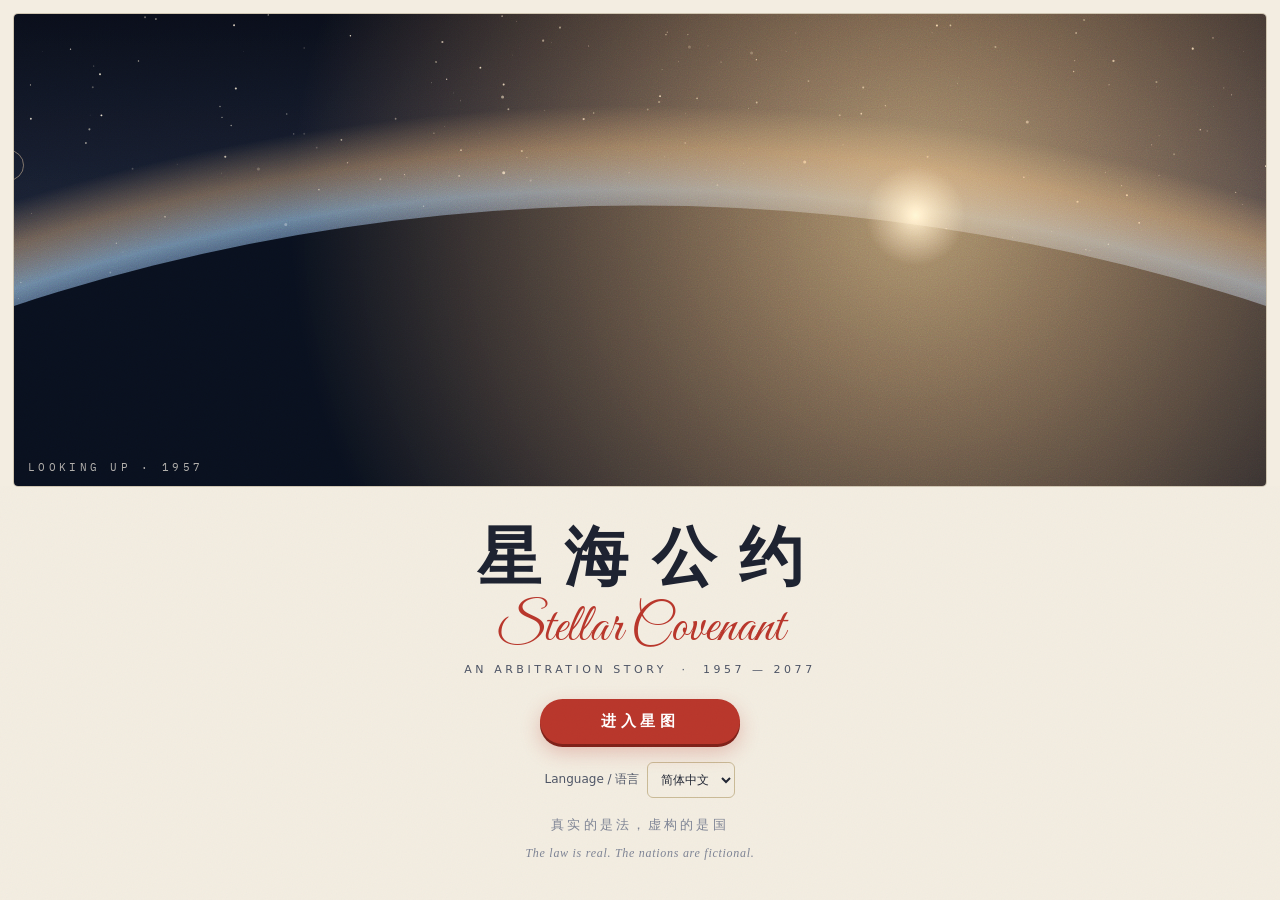
<file: index.html>
<!DOCTYPE html>
<html lang="zh-CN">
<head>
<meta charset="UTF-8">
<meta name="viewport" content="width=device-width, initial-scale=1.0, viewport-fit=cover">
<meta name="apple-mobile-web-app-capable" content="yes">
<meta name="apple-mobile-web-app-status-bar-style" content="black-translucent">
<meta name="theme-color" content="#0A0F1E">
<meta name="description" content="星海公约：一部关于太空法的仲裁故事。从 1957 年第一颗卫星，到 2077 年的一封回信。">
<title>星海公约</title>
<link rel="icon" href="data:image/svg+xml,%3Csvg xmlns='http://www.w3.org/2000/svg' viewBox='0 0 64 64'%3E%3Crect width='64' height='64' rx='14' fill='%23F3EDE1'/%3E%3Cpath d='M32 12v34M14 18h36M24 50h16M10 18l6 12 6-12M42 18l6 12 6-12' stroke='%23B8362B' stroke-width='3.5' fill='none' stroke-linecap='round'/%3E%3C/svg%3E">
<link rel="stylesheet" href="css/fonts.css">
<link rel="stylesheet" href="css/base.css">
<link rel="stylesheet" href="css/map.css">
<link rel="stylesheet" href="css/theater.css">
<link rel="stylesheet" href="css/games.css">
<link rel="stylesheet" href="css/panels.css">
<link rel="stylesheet" href="css/pen.css">
<link rel="stylesheet" href="css/work.css">
<link rel="stylesheet" href="css/intro.css">
<link rel="stylesheet" href="css/stories.css">
</head>
<body>
<div id="fatalbox"></div>
<div id="grain"></div>

<!-- 图标与美术定义（立绘、场景在运行时注册到 #artDefs） -->
<svg width="0" height="0" style="position:absolute" aria-hidden="true">
<defs id="artDefs">
  <symbol id="ic-sound" viewBox="0 0 24 24"><path d="M4 9.5h3.5L12 5.5v13l-4.5-4H4z"/><path d="M15.5 9a4.2 4.2 0 0 1 0 6M18 6.6a7.6 7.6 0 0 1 0 10.8"/></symbol>
  <symbol id="ic-mute" viewBox="0 0 24 24"><path d="M4 9.5h3.5L12 5.5v13l-4.5-4H4z"/><path d="M16 9.5l5 5M21 9.5l-5 5"/></symbol>
  <symbol id="ic-music" viewBox="0 0 24 24"><path d="M9 17.5V6l10-2v11.5"/><circle cx="6.5" cy="17.5" r="2.5"/><circle cx="16.5" cy="15.5" r="2.5"/></symbol>
  <symbol id="ic-music-off" viewBox="0 0 24 24"><path d="M9 17.5V6l10-2v11.5"/><circle cx="6.5" cy="17.5" r="2.5"/><circle cx="16.5" cy="15.5" r="2.5"/><path d="M3 3l18 18"/></symbol>
  <symbol id="ic-ff" viewBox="0 0 24 24"><path d="M4 6l7 6-7 6zM12 6l7 6-7 6z"/></symbol>
  <symbol id="ic-pause" viewBox="0 0 24 24"><path d="M8 5v14M16 5v14"/></symbol>
  <symbol id="ic-play" viewBox="0 0 24 24"><path d="M7 5l12 7-12 7z"/></symbol>
  <symbol id="ic-skip" viewBox="0 0 24 24"><path d="M6 6l9 6-9 6zM18 6v12"/></symbol>
  <symbol id="ic-back" viewBox="0 0 24 24"><path d="M15 5l-7 7 7 7"/></symbol>
  <symbol id="ic-down" viewBox="0 0 24 24"><path d="M6 9l6 6 6-6"/></symbol>
  <symbol id="ic-exit" viewBox="0 0 24 24"><path d="M14 4h5v16h-5M10 8l-4 4 4 4M6 12h10"/></symbol>
  <symbol id="ic-lock" viewBox="0 0 24 24"><rect x="5" y="11" width="14" height="10" rx="2"/><path d="M8 11V8a4 4 0 0 1 8 0v3"/></symbol>
  <symbol id="ic-star" viewBox="0 0 24 24"><path d="M12 3l2.6 5.6 6.1.7-4.5 4.2 1.2 6L12 16.6 6.6 19.5l1.2-6L3.3 9.3l6.1-.7z"/></symbol>
  <symbol id="ic-dust" viewBox="0 0 24 24"><path d="M12 2l1.8 6.2L20 10l-6.2 1.8L12 18l-1.8-6.2L4 10l6.2-1.8z"/><path d="M19 16l.8 2.2L22 19l-2.2.8L19 22l-.8-2.2L16 19l2.2-.8z"/></symbol>
  <symbol id="ic-bulb" viewBox="0 0 24 24"><path d="M9 18h6M10 21h4M12 3a6 6 0 0 0-3.5 10.9V16h7v-2.1A6 6 0 0 0 12 3z"/></symbol>
  <symbol id="ic-bolt" viewBox="0 0 24 24"><path d="M13 2L4 14h7l-1 8 9-12h-7z"/></symbol>
  <symbol id="ic-sat" viewBox="0 0 24 24"><rect x="9" y="9" width="6" height="6" rx="1"/><path d="M3 7l4 4M7 3l4 4M17 13l4 4M13 17l4 4M6 18a4 4 0 0 1 0-5.6"/></symbol>
  <symbol id="ic-moon" viewBox="0 0 24 24"><path d="M20 14.5A8.5 8.5 0 1 1 9.5 4a7 7 0 0 0 10.5 10.5z"/></symbol>
  <symbol id="ic-orbit" viewBox="0 0 24 24"><circle cx="12" cy="12" r="3"/><ellipse cx="12" cy="12" rx="10" ry="4.5" transform="rotate(-20 12 12)"/></symbol>
  <symbol id="ic-sling" viewBox="0 0 24 24"><circle cx="15" cy="10" r="4"/><path d="M3 20c4-1 7-4 8-8M19 3l2 2"/></symbol>
  <symbol id="ic-station" viewBox="0 0 24 24"><rect x="9" y="4" width="6" height="16" rx="2"/><path d="M3 8h6M15 8h6M3 16h6M15 16h6"/></symbol>
  <symbol id="ic-gavel" viewBox="0 0 24 24"><path d="M14 4l6 6M11 7l6 6M12.5 5.5l-4 4M17.5 10.5l-4 4M10 12l-7 7"/><path d="M4 21h8"/></symbol>
  <symbol id="ic-chat" viewBox="0 0 24 24"><path d="M4 5h16v10H9l-5 4z"/></symbol>
  <symbol id="ic-search" viewBox="0 0 24 24"><circle cx="10.5" cy="10.5" r="6"/><path d="M15 15l5 5"/></symbol>
  <symbol id="ic-file" viewBox="0 0 24 24"><path d="M6 3h8l4 4v14H6z"/><path d="M14 3v4h4M9 12h6M9 16h6"/></symbol>
  <symbol id="ic-law" viewBox="0 0 24 24"><path d="M12 3v18M5 7h14M8 21h8M5 7l-3 6h6zM19 7l-3 6h6z"/></symbol>
  <symbol id="ic-link" viewBox="0 0 24 24"><path d="M10 14a4 4 0 0 0 5.7 0l3-3a4 4 0 0 0-5.7-5.7l-1 1M14 10a4 4 0 0 0-5.7 0l-3 3a4 4 0 0 0 5.7 5.7l1-1"/></symbol>
  <symbol id="ic-heart" viewBox="0 0 24 24"><path d="M12 20s-7-4.4-7-10a4 4 0 0 1 7-2.6A4 4 0 0 1 19 10c0 5.6-7 10-7 10z"/></symbol>
  <symbol id="ic-book" viewBox="0 0 24 24"><path d="M12 6c-2-1.5-5-2-8-1v14c3-1 6-.5 8 1 2-1.5 5-2 8-1V5c-3-1-6-.5-8 1zM12 6v14"/></symbol>
  <symbol id="ic-hand" viewBox="0 0 24 24"><path d="M3 12l4-3 4 1 3-2 4 1 3 3-5 5H9z"/><path d="M11 10l3 3"/></symbol>
  <symbol id="ic-scale" viewBox="0 0 24 24"><path d="M12 4v16M6 20h12M5 7h14M5 7l-2.5 6h5zM19 7l-2.5 6h5z"/></symbol>
  <symbol id="ic-pen" viewBox="0 0 24 24"><path d="M4 20l4-1L19 8l-3-3L5 16zM14 7l3 3"/></symbol>
  <symbol id="ic-broom" viewBox="0 0 24 24"><path d="M19 3l-7 7M9 10l5 5-4 6-7-7z"/></symbol>
  <symbol id="ic-clock" viewBox="0 0 24 24"><circle cx="12" cy="12" r="8.5"/><path d="M12 7.5V12l3 2"/></symbol>
  <symbol id="ic-archive" viewBox="0 0 24 24"><rect x="3" y="4" width="18" height="5" rx="1"/><path d="M5 9v11h14V9M10 13h4"/></symbol>
  <symbol id="ic-target" viewBox="0 0 24 24"><circle cx="12" cy="12" r="7"/><path d="M12 2v4M12 18v4M2 12h4M18 12h4"/><circle cx="12" cy="12" r="1.5"/></symbol>
  <symbol id="ic-leaf" viewBox="0 0 24 24"><path d="M5 19C5 10 11 5 20 4c0 9-5 15-14 15zM5 19l8-8"/></symbol>
</defs>
</svg>

<!-- ===================== 开机 ===================== -->
<div id="boot">
  <div class="bt-photo"><canvas id="bootCv"></canvas><div class="bt-photo-cap">LOOKING UP · 1957</div></div>
  <div class="bt-paper">
    <div class="bt-title" data-no-localize>星海公约</div>
    <div class="bt-sig">Stellar Covenant</div>
    <div class="bt-caps">AN ARBITRATION STORY　·　1957 — 2077</div>
    <button class="btn red" id="bootGo">进入星图</button>
    <label class="language-control" for="bootLanguage">Language / 语言 <select class="language-select" id="bootLanguage"><option value="zh-CN">简体中文</option><option value="en">English</option></select></label>
    <div class="bt-motto" data-no-localize>真实的是法，虚构的是国</div>
    <div class="bt-motto-en">The law is real. The nations are fictional.</div>
  </div>
</div>

<!-- ===================== 开场影像 ===================== -->
<div id="intro" class="layer">
  <div id="introFrame">
    <canvas id="introGL"></canvas>
    <canvas id="introCv"></canvas>
    <canvas id="introOv"></canvas>
    <div class="ishot" id="shotA"><video playsinline muted preload="auto"></video><svg viewBox="0 0 1200 600" preserveAspectRatio="xMidYMid slice"></svg></div>
    <div class="ishot" id="shotB"><video playsinline muted preload="auto"></video><svg viewBox="0 0 1200 600" preserveAspectRatio="xMidYMid slice"></svg></div>
  </div>
  <div id="introAI">画面由 AI 生成</div>
  <div id="introDip"></div>
  <div id="introTitle"><div class="it-name">星海公约</div><div class="it-sig">Stellar Covenant</div><div class="it-sub">1957 — 2077</div><div class="it-motto">真实的是法，虚构的是国<span>The law is real. The nations are fictional.</span></div></div>
  <div id="introVeil"></div>
  <div id="introSub"><div class="tx" id="introTx"></div></div>
  <div id="introHint">轻触屏幕跳到下一句</div>
  <div id="introCtl">
    <div id="introBar"><i id="introBarFill"></i></div>
    <button class="ibtn" id="introPause"><svg class="ic"><use href="#ic-pause"/></svg>暂停</button>
    <button class="ibtn" id="introSkip"><svg class="ic"><use href="#ic-skip"/></svg>跳过</button>
  </div>
</div>

<!-- ===================== 星图 ===================== -->
<div id="hub" class="layer">
  <div id="mapStage"><canvas id="mapFog"></canvas><canvas id="mapCv"></canvas><canvas id="mapFx"></canvas><div id="mapVig"></div><div id="mapLabels"></div></div>
  <div id="planetView"><canvas id="pvCv"></canvas><canvas id="pvGround"></canvas><svg id="pvPath"></svg><div id="pvHead"></div><div id="pvNodes"></div></div>
  <header id="hubHud">
    <button class="hud-me" id="hudMe"><span class="hud-av" id="hudAv"></span><span class="hud-who"><b id="hudName">简</b><small id="hudRank">见习仲裁员</small></span></button>
    <div class="hud-sp"></div>
    <button class="hud-focus" id="hudWork" title="秘书处 · 工时与调休（精力 70 以上开庭多一格气势）"><span class="hw-c" id="hudClock"></span><span class="hw-f"><span>精力</span><i><b id="hudFocusBar"></b></i><em id="hudFocusV">80</em></span></button>
    <button class="hud-dust" id="hudDustBtn" title="星尘"><svg class="ic fill"><use href="#ic-dust"/></svg><b id="hudDust">0</b><span class="hud-h"><svg class="ic"><use href="#ic-bulb"/></svg><b id="hudHints">0</b></span></button>
    <button class="iconbtn btn-snd" aria-label="音效"></button>
    <button class="iconbtn btn-bgm" aria-label="音乐"></button>
  </header>
  <nav id="hubBar">
    <div class="hub-actions"><button class="cta" id="btnStories"><span class="cta-k">人物主线 · 共同事件</span><b>回信前夜 / Night Shift</b></button>
    <button class="cta" id="btnNext"><span class="cta-k">继续主线</span><b id="ctaT">1980 · 天降核雨</b></button></div>
    <div class="map-ctl">
      <button id="mapIn" aria-label="放大">+</button>
      <button id="mapOut" aria-label="缩小">−</button>
      <button id="mapFit" aria-label="看全貌"><svg class="ic"><use href="#ic-target"/></svg></button>
    </div>
  </nav>
</div>

<!-- ===================== 面板 / 小游戏 ===================== -->
<div id="panel" class="layer"></div>
<div id="stories" class="layer" role="region" aria-label="人物主线"></div>
<div id="pen" class="layer"></div>
<div id="memo" class="layer"><div class="memo-card paper" id="memoCard"></div></div>
<div id="game" class="layer">
  <div class="gm-head"><button class="iconbtn" id="gmBack"><svg class="ic"><use href="#ic-back"/></svg></button><div class="gm-t"><b id="gmTitle"></b><span id="gmSub"></span></div><div class="gm-score" id="gmScore"></div></div>
  <div id="gmStage"></div>
  <div id="gmIntro" class="gm-card"></div>
  <div id="gmResult" class="gm-card"></div>
</div>

<!-- ===================== 剧场 ===================== -->
<div id="chapterCard" class="layer"></div>
<div id="theater" class="layer">
  <div id="thScene">
    <div id="thCam">
      <svg class="scene" id="scSvg" viewBox="0 0 1200 600" preserveAspectRatio="xMidYMid slice"></svg>
      <div class="th-beam"><i></i><i></i><b></b><b></b><b></b><b></b><b></b><b></b></div>
      <div id="thAmb"><div class="haze"></div><div class="mote"></div><div class="mote b"></div></div>
      <div class="actor mid" id="actM"></div>
      <svg class="scene fg" id="scBench" viewBox="0 0 1200 600" preserveAspectRatio="xMidYMid slice"></svg>
      <div class="actor left" id="actL"></div>
      <div class="actor right" id="actR"></div>
      <svg class="scene fg" id="scDesk" viewBox="0 0 1200 600" preserveAspectRatio="xMidYMid slice"></svg>
    </div>
    <div id="thGrade"></div>
    <button class="sr-edge l" id="srL"></button><button class="sr-edge r" id="srR"></button>
  </div>
  <div id="thHud">
    <div class="th-left"><div id="morale"></div><div id="standing"></div><div id="mission"></div></div>
    <div class="th-right"><span id="thYear"></span><button class="iconbtn sm" id="hintBtn" title="提示卡"><svg class="ic"><use href="#ic-bulb"/></svg></button><button class="iconbtn sm" id="thSkip" title="按住快进（或按住 Ctrl）"><svg class="ic"><use href="#ic-ff"/></svg></button><button class="iconbtn sm" id="thExit" title="退出本章"><svg class="ic"><use href="#ic-exit"/></svg></button></div>
  </div>
  <div id="srBar"></div>
  <div id="dlg">
    <div id="dlgInner"><div id="dlgName"></div><div id="dlgText"></div><div id="dlgNext"><svg class="ic"><use href="#ic-down"/></svg></div></div>
  </div>
  <div id="crossbar">
    <button class="cbtn blue" id="btnPress"><span><kbd>Q</kbd>追问</span><small>让他多说一点</small></button>
    <button class="cbtn gold" id="btnEv"><span><kbd>W</kbd>出示证据</span><small>指出矛盾</small></button>
    <button class="cbtn jade" id="btnLaw"><span><kbd>E</kbd>引律</span><small>引用法条</small></button>
  </div>
  <div id="choices"></div>
  <div id="shelf"><div class="sh-in"><div class="sh-title" id="shelfTitle"></div><div id="shelfList"></div><button class="btn ghost sm" id="shelfCancel">取消</button></div></div>
  <div id="board"></div>
  <button id="inspectDone" class="btn sm">结束勘验</button>
  <div id="tipCard"></div>
</div>
<div id="verdict" class="layer"><div class="vdoc" id="vdoc"></div></div>
<div id="objection" class="layer"><div class="flash"></div><div class="seal" id="objWord">异<br>议</div></div>
<div id="ending" class="layer"></div>

<!-- ===================== 弹窗 ===================== -->
<div id="histCard" class="layer"></div>
<div id="avatar" class="layer"></div>
<div id="adModal" class="layer"><div class="ad-in paper"><div class="ad-k">激励视频 · 开发占位</div><div class="ad-why"></div><div class="ad-cnt">3</div><div class="muted small">正式版接入小程序/应用的广告组件后，这里会播放一段视频。</div><button class="btn ghost sm ad-close">不看了</button></div></div>
<div id="termTip"></div>
<div id="achpop"><svg class="ic" style="width:30px;height:30px;color:#E6B34D"><use href="#ic-star"/></svg><div><div class="at" id="acht"></div><div class="ad" id="achd"></div></div></div>
<div id="toast" role="status" aria-live="polite"></div>
<div id="iris"></div>
<canvas id="fx"></canvas>

<script src="js/core/util.js"></script>
<script src="js/core/save.js"></script>
<script src="js/core/i18n-content.js"></script>
<script src="js/core/i18n.js"></script>
<script src="js/core/audio.js"></script>
<script src="js/core/fx.js"></script>
<script src="js/core/economy.js"></script>
<script src="js/core/work.js"></script>
<script src="js/art/portraits.js"></script>
<script src="js/art/scenes.js"></script>
<script src="js/data/glossary.js"></script>
<script src="js/data/laws.js"></script>
<script src="js/data/history.js"></script>
<script src="js/data/cast.js"></script>
<script src="js/data/bench.js"></script>
<script src="js/data/quiz.js"></script>
<script src="js/theater/engine.js"></script>
<script src="js/theater/search.js"></script>
<script src="js/theater/mech.js"></script>
<script src="js/theater/arbiter.js"></script>
<script src="js/theater/verdict.js"></script>
<script src="js/chapters/ch1.js"></script>
<script src="js/chapters/ch2.js"></script>
<script src="js/chapters/ch3.js"></script>
<script src="js/chapters/ch4.js"></script>
<script src="js/chapters/ch5.js"></script>
<script src="js/chapters/ch6.js"></script>
<script src="js/hub/starmap.js"></script>
<script src="js/games/core.js"></script>
<script src="js/games/art.js"></script>
<script src="js/games/sat.js"></script>
<script src="js/games/lander.js"></script>
<script src="js/games/orbit.js"></script>
<script src="js/games/sling.js"></script>
<script src="js/games/station.js"></script>
<script src="js/games/relax.js"></script>
<script src="js/ui/panels.js"></script>
<script src="js/ui/pen.js"></script>
<script src="js/ui/film.js"></script>
<script src="js/ui/cine.js"></script>
<script src="js/ui/intro.js"></script>
<script src="js/ui/boot.js"></script>
<script src="js/worlds/nightshift.js"></script>
<script src="js/ui/stories.js"></script>
<script src="js/main.js"></script>
</body>
</html>
</file>
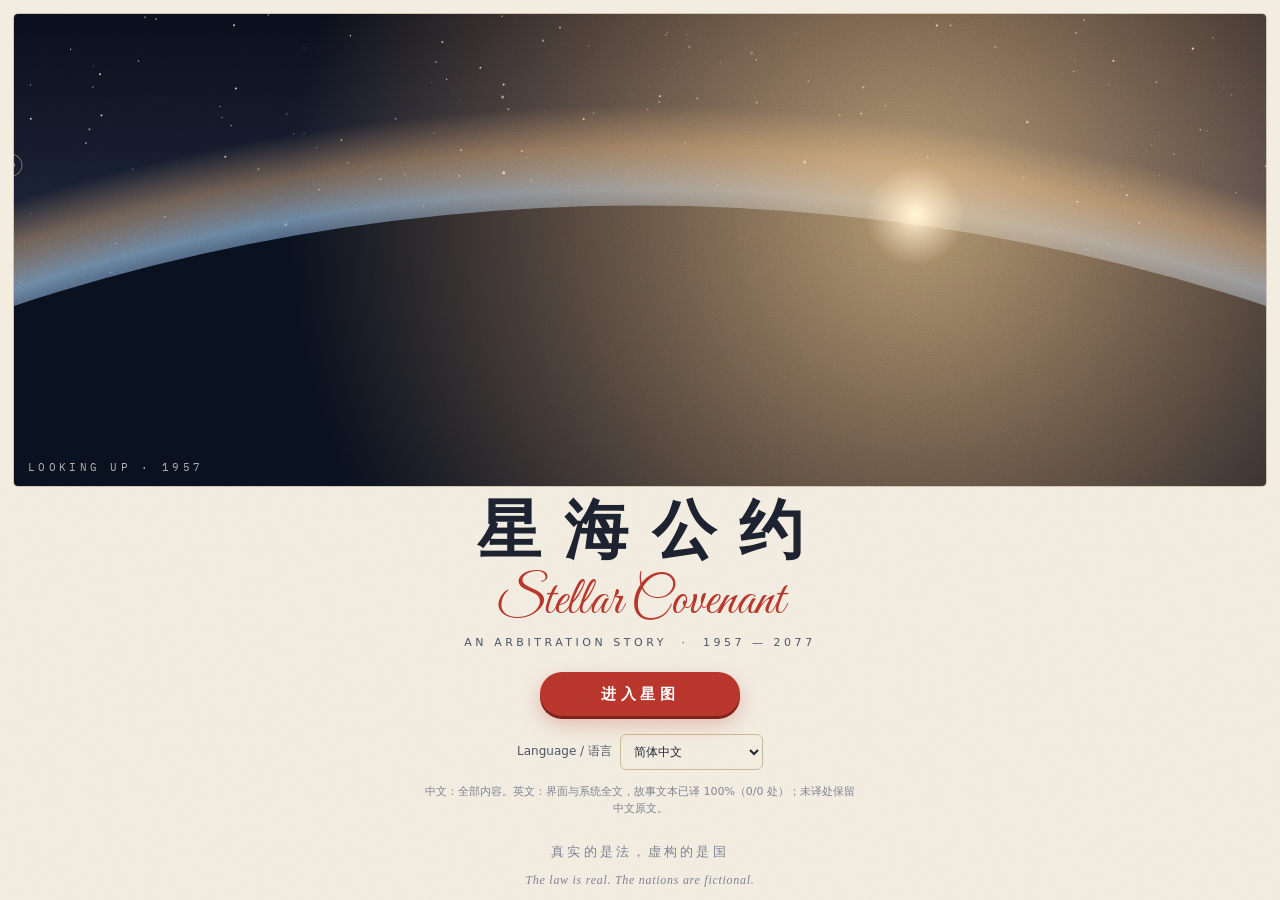
<file: archive.html>
<!DOCTYPE html>
<html lang="zh-CN">
<head>
<meta charset="UTF-8">
<meta name="viewport" content="width=device-width, initial-scale=1.0, viewport-fit=cover">
<meta name="apple-mobile-web-app-capable" content="yes">
<meta name="apple-mobile-web-app-status-bar-style" content="black-translucent">
<meta name="theme-color" content="#0A0F1E">
<meta name="description" content="星海公约：一部关于太空法的仲裁故事。从 1957 年第一颗卫星，到 2077 年的一封回信。">
<title>星海公约</title>
<link rel="icon" href="data:image/svg+xml,%3Csvg xmlns='http://www.w3.org/2000/svg' viewBox='0 0 64 64'%3E%3Crect width='64' height='64' rx='14' fill='%23F3EDE1'/%3E%3Cpath d='M32 12v34M14 18h36M24 50h16M10 18l6 12 6-12M42 18l6 12 6-12' stroke='%23B8362B' stroke-width='3.5' fill='none' stroke-linecap='round'/%3E%3C/svg%3E">
<link rel="stylesheet" href="css/fonts.css">
<link rel="stylesheet" href="css/base.css">
<link rel="stylesheet" href="css/map.css">
<link rel="stylesheet" href="css/theater.css">
<link rel="stylesheet" href="css/games.css">
<link rel="stylesheet" href="css/panels.css">
<link rel="stylesheet" href="css/pen.css">
<link rel="stylesheet" href="css/work.css">
<link rel="stylesheet" href="css/intro.css">
<link rel="stylesheet" href="css/stories.css">
</head>
<body>
<div id="fatalbox"></div>
<div id="grain"></div>

<!-- 图标与美术定义（立绘、场景在运行时注册到 #artDefs） -->
<svg width="0" height="0" style="position:absolute" aria-hidden="true">
<defs id="artDefs">
  <symbol id="ic-sound" viewBox="0 0 24 24"><path d="M4 9.5h3.5L12 5.5v13l-4.5-4H4z"/><path d="M15.5 9a4.2 4.2 0 0 1 0 6M18 6.6a7.6 7.6 0 0 1 0 10.8"/></symbol>
  <symbol id="ic-mute" viewBox="0 0 24 24"><path d="M4 9.5h3.5L12 5.5v13l-4.5-4H4z"/><path d="M16 9.5l5 5M21 9.5l-5 5"/></symbol>
  <symbol id="ic-music" viewBox="0 0 24 24"><path d="M9 17.5V6l10-2v11.5"/><circle cx="6.5" cy="17.5" r="2.5"/><circle cx="16.5" cy="15.5" r="2.5"/></symbol>
  <symbol id="ic-music-off" viewBox="0 0 24 24"><path d="M9 17.5V6l10-2v11.5"/><circle cx="6.5" cy="17.5" r="2.5"/><circle cx="16.5" cy="15.5" r="2.5"/><path d="M3 3l18 18"/></symbol>
  <symbol id="ic-ff" viewBox="0 0 24 24"><path d="M4 6l7 6-7 6zM12 6l7 6-7 6z"/></symbol>
  <symbol id="ic-pause" viewBox="0 0 24 24"><path d="M8 5v14M16 5v14"/></symbol>
  <symbol id="ic-play" viewBox="0 0 24 24"><path d="M7 5l12 7-12 7z"/></symbol>
  <symbol id="ic-skip" viewBox="0 0 24 24"><path d="M6 6l9 6-9 6zM18 6v12"/></symbol>
  <symbol id="ic-back" viewBox="0 0 24 24"><path d="M15 5l-7 7 7 7"/></symbol>
  <symbol id="ic-down" viewBox="0 0 24 24"><path d="M6 9l6 6 6-6"/></symbol>
  <symbol id="ic-exit" viewBox="0 0 24 24"><path d="M14 4h5v16h-5M10 8l-4 4 4 4M6 12h10"/></symbol>
  <symbol id="ic-lock" viewBox="0 0 24 24"><rect x="5" y="11" width="14" height="10" rx="2"/><path d="M8 11V8a4 4 0 0 1 8 0v3"/></symbol>
  <symbol id="ic-star" viewBox="0 0 24 24"><path d="M12 3l2.6 5.6 6.1.7-4.5 4.2 1.2 6L12 16.6 6.6 19.5l1.2-6L3.3 9.3l6.1-.7z"/></symbol>
  <symbol id="ic-dust" viewBox="0 0 24 24"><path d="M12 2l1.8 6.2L20 10l-6.2 1.8L12 18l-1.8-6.2L4 10l6.2-1.8z"/><path d="M19 16l.8 2.2L22 19l-2.2.8L19 22l-.8-2.2L16 19l2.2-.8z"/></symbol>
  <symbol id="ic-bulb" viewBox="0 0 24 24"><path d="M9 18h6M10 21h4M12 3a6 6 0 0 0-3.5 10.9V16h7v-2.1A6 6 0 0 0 12 3z"/></symbol>
  <symbol id="ic-bolt" viewBox="0 0 24 24"><path d="M13 2L4 14h7l-1 8 9-12h-7z"/></symbol>
  <symbol id="ic-sat" viewBox="0 0 24 24"><rect x="9" y="9" width="6" height="6" rx="1"/><path d="M3 7l4 4M7 3l4 4M17 13l4 4M13 17l4 4M6 18a4 4 0 0 1 0-5.6"/></symbol>
  <symbol id="ic-moon" viewBox="0 0 24 24"><path d="M20 14.5A8.5 8.5 0 1 1 9.5 4a7 7 0 0 0 10.5 10.5z"/></symbol>
  <symbol id="ic-orbit" viewBox="0 0 24 24"><circle cx="12" cy="12" r="3"/><ellipse cx="12" cy="12" rx="10" ry="4.5" transform="rotate(-20 12 12)"/></symbol>
  <symbol id="ic-sling" viewBox="0 0 24 24"><circle cx="15" cy="10" r="4"/><path d="M3 20c4-1 7-4 8-8M19 3l2 2"/></symbol>
  <symbol id="ic-station" viewBox="0 0 24 24"><rect x="9" y="4" width="6" height="16" rx="2"/><path d="M3 8h6M15 8h6M3 16h6M15 16h6"/></symbol>
  <symbol id="ic-gavel" viewBox="0 0 24 24"><path d="M14 4l6 6M11 7l6 6M12.5 5.5l-4 4M17.5 10.5l-4 4M10 12l-7 7"/><path d="M4 21h8"/></symbol>
  <symbol id="ic-chat" viewBox="0 0 24 24"><path d="M4 5h16v10H9l-5 4z"/></symbol>
  <symbol id="ic-search" viewBox="0 0 24 24"><circle cx="10.5" cy="10.5" r="6"/><path d="M15 15l5 5"/></symbol>
  <symbol id="ic-file" viewBox="0 0 24 24"><path d="M6 3h8l4 4v14H6z"/><path d="M14 3v4h4M9 12h6M9 16h6"/></symbol>
  <symbol id="ic-law" viewBox="0 0 24 24"><path d="M12 3v18M5 7h14M8 21h8M5 7l-3 6h6zM19 7l-3 6h6z"/></symbol>
  <symbol id="ic-link" viewBox="0 0 24 24"><path d="M10 14a4 4 0 0 0 5.7 0l3-3a4 4 0 0 0-5.7-5.7l-1 1M14 10a4 4 0 0 0-5.7 0l-3 3a4 4 0 0 0 5.7 5.7l1-1"/></symbol>
  <symbol id="ic-heart" viewBox="0 0 24 24"><path d="M12 20s-7-4.4-7-10a4 4 0 0 1 7-2.6A4 4 0 0 1 19 10c0 5.6-7 10-7 10z"/></symbol>
  <symbol id="ic-book" viewBox="0 0 24 24"><path d="M12 6c-2-1.5-5-2-8-1v14c3-1 6-.5 8 1 2-1.5 5-2 8-1V5c-3-1-6-.5-8 1zM12 6v14"/></symbol>
  <symbol id="ic-hand" viewBox="0 0 24 24"><path d="M3 12l4-3 4 1 3-2 4 1 3 3-5 5H9z"/><path d="M11 10l3 3"/></symbol>
  <symbol id="ic-scale" viewBox="0 0 24 24"><path d="M12 4v16M6 20h12M5 7h14M5 7l-2.5 6h5zM19 7l-2.5 6h5z"/></symbol>
  <symbol id="ic-pen" viewBox="0 0 24 24"><path d="M4 20l4-1L19 8l-3-3L5 16zM14 7l3 3"/></symbol>
  <symbol id="ic-broom" viewBox="0 0 24 24"><path d="M19 3l-7 7M9 10l5 5-4 6-7-7z"/></symbol>
  <symbol id="ic-clock" viewBox="0 0 24 24"><circle cx="12" cy="12" r="8.5"/><path d="M12 7.5V12l3 2"/></symbol>
  <symbol id="ic-archive" viewBox="0 0 24 24"><rect x="3" y="4" width="18" height="5" rx="1"/><path d="M5 9v11h14V9M10 13h4"/></symbol>
  <symbol id="ic-target" viewBox="0 0 24 24"><circle cx="12" cy="12" r="7"/><path d="M12 2v4M12 18v4M2 12h4M18 12h4"/><circle cx="12" cy="12" r="1.5"/></symbol>
  <symbol id="ic-leaf" viewBox="0 0 24 24"><path d="M5 19C5 10 11 5 20 4c0 9-5 15-14 15zM5 19l8-8"/></symbol>
</defs>
</svg>

<!-- ===================== 开机 ===================== -->
<div id="boot">
  <div class="bt-photo"><canvas id="bootCv"></canvas><div class="bt-photo-cap">LOOKING UP · 1957</div></div>
  <div class="bt-paper">
    <div class="bt-title">星海公约</div>
    <div class="bt-sig">Stellar Covenant</div>
    <div class="bt-caps">AN ARBITRATION STORY　·　1957 — 2077</div>
    <button class="btn red" id="bootGo">进入星图</button>
    <label class="language-control" for="bootLanguage">Language / 语言 <select class="language-select" id="bootLanguage"><option value="zh-CN">简体中文</option><option value="en">English · preview</option></select></label>
    <p class="language-coverage" data-language-coverage></p>
    <div class="bt-motto">真实的是法，虚构的是国</div>
    <div class="bt-motto-en">The law is real. The nations are fictional.</div>
  </div>
</div>

<!-- ===================== 开场影像 ===================== -->
<div id="intro" class="layer">
  <div id="introFrame">
    <canvas id="introGL"></canvas>
    <canvas id="introCv"></canvas>
    <canvas id="introOv"></canvas>
    <div class="ishot" id="shotA"><video playsinline muted preload="auto"></video><svg viewBox="0 0 1200 600" preserveAspectRatio="xMidYMid slice"></svg></div>
    <div class="ishot" id="shotB"><video playsinline muted preload="auto"></video><svg viewBox="0 0 1200 600" preserveAspectRatio="xMidYMid slice"></svg></div>
  </div>
  <div id="introAI">画面由 AI 生成</div>
  <div id="introDip"></div>
  <div id="introTitle"><div class="it-name">星海公约</div><div class="it-sig">Stellar Covenant</div><div class="it-sub">1957 — 2077</div><div class="it-motto">真实的是法，虚构的是国<span>The law is real. The nations are fictional.</span></div></div>
  <div id="introVeil"></div>
  <div id="introSub"><div class="tx" id="introTx"></div></div>
  <div id="introHint">轻触屏幕跳到下一句</div>
  <div id="introCtl">
    <div id="introBar"><i id="introBarFill"></i></div>
    <button class="ibtn" id="introPause"><svg class="ic"><use href="#ic-pause"/></svg>暂停</button>
    <button class="ibtn" id="introSkip"><svg class="ic"><use href="#ic-skip"/></svg>跳过</button>
  </div>
</div>

<!-- ===================== 星图 ===================== -->
<div id="hub" class="layer">
  <div id="mapStage"><canvas id="mapFog"></canvas><canvas id="mapCv"></canvas><canvas id="mapFx"></canvas><div id="mapVig"></div><div id="mapLabels"></div></div>
  <div id="planetView"><canvas id="pvCv"></canvas><canvas id="pvGround"></canvas><svg id="pvPath"></svg><div id="pvHead"></div><div id="pvNodes"></div></div>
  <header id="hubHud">
    <button class="hud-me" id="hudMe"><span class="hud-av" id="hudAv"></span><span class="hud-who"><b id="hudName">简</b><small id="hudRank">见习仲裁员</small></span></button>
    <div class="hud-sp"></div>
    <button class="hud-focus" id="hudWork" title="秘书处 · 工时与调休（精力 70 以上开庭多一格气势）"><span class="hw-c" id="hudClock"></span><span class="hw-f"><span>精力</span><i><b id="hudFocusBar"></b></i><em id="hudFocusV">80</em></span></button>
    <button class="hud-dust" id="hudDustBtn" title="星尘"><svg class="ic fill"><use href="#ic-dust"/></svg><b id="hudDust">0</b><span class="hud-h"><svg class="ic"><use href="#ic-bulb"/></svg><b id="hudHints">0</b></span></button>
    <button class="iconbtn btn-snd" aria-label="音效"></button>
    <button class="iconbtn btn-bgm" aria-label="音乐"></button>
  </header>
  <nav id="hubBar">
    <div class="hub-actions"><button class="cta" id="btnStories"><span class="cta-k">人物主线 · 共同事件</span><b>回信前夜 / Night Shift</b></button>
    <button class="cta" id="btnNext"><span class="cta-k">继续主线</span><b id="ctaT">1980 · 天降核雨</b></button></div>
    <div class="map-ctl">
      <button id="mapIn" aria-label="放大">+</button>
      <button id="mapOut" aria-label="缩小">−</button>
      <button id="mapFit" aria-label="看全貌"><svg class="ic"><use href="#ic-target"/></svg></button>
    </div>
  </nav>
</div>

<!-- ===================== 面板 / 小游戏 ===================== -->
<div id="panel" class="layer"></div>
<div id="stories" class="layer" role="region" aria-label="人物主线"></div>
<div id="pen" class="layer"></div>
<div id="memo" class="layer"><div class="memo-card paper" id="memoCard"></div></div>
<div id="game" class="layer">
  <div class="gm-head"><button class="iconbtn" id="gmBack"><svg class="ic"><use href="#ic-back"/></svg></button><div class="gm-t"><b id="gmTitle"></b><span id="gmSub"></span></div><div class="gm-score" id="gmScore"></div></div>
  <div id="gmStage"></div>
  <div id="gmIntro" class="gm-card"></div>
  <div id="gmResult" class="gm-card"></div>
</div>

<!-- ===================== 剧场 ===================== -->
<div id="chapterCard" class="layer"></div>
<div id="theater" class="layer">
  <div id="thScene">
    <div id="thCam">
      <svg class="scene" id="scSvg" viewBox="0 0 1200 600" preserveAspectRatio="xMidYMid slice"></svg>
      <div class="th-beam"><i></i><i></i><b></b><b></b><b></b><b></b><b></b><b></b></div>
      <div id="thAmb"><div class="haze"></div><div class="mote"></div><div class="mote b"></div></div>
      <div class="actor mid" id="actM"></div>
      <svg class="scene fg" id="scBench" viewBox="0 0 1200 600" preserveAspectRatio="xMidYMid slice"></svg>
      <div class="actor left" id="actL"></div>
      <div class="actor right" id="actR"></div>
      <svg class="scene fg" id="scDesk" viewBox="0 0 1200 600" preserveAspectRatio="xMidYMid slice"></svg>
    </div>
    <div id="thGrade"></div>
    <button class="sr-edge l" id="srL"></button><button class="sr-edge r" id="srR"></button>
  </div>
  <div id="thHud">
    <div class="th-left"><div id="morale"></div><div id="standing"></div><div id="mission"></div></div>
    <div class="th-right"><span id="thYear"></span><button class="iconbtn sm" id="hintBtn" title="提示卡"><svg class="ic"><use href="#ic-bulb"/></svg></button><button class="iconbtn sm" id="thSkip" title="按住快进（或按住 Ctrl）"><svg class="ic"><use href="#ic-ff"/></svg></button><button class="iconbtn sm" id="thExit" title="退出本章"><svg class="ic"><use href="#ic-exit"/></svg></button></div>
  </div>
  <div id="srBar"></div>
  <div id="dlg">
    <div id="dlgInner"><div id="dlgName"></div><div id="dlgText"></div><div id="dlgNext"><svg class="ic"><use href="#ic-down"/></svg></div></div>
  </div>
  <div id="crossbar">
    <button class="cbtn blue" id="btnPress"><span><kbd>Q</kbd>追问</span><small>让他多说一点</small></button>
    <button class="cbtn gold" id="btnEv"><span><kbd>W</kbd>出示证据</span><small>指出矛盾</small></button>
    <button class="cbtn jade" id="btnLaw"><span><kbd>E</kbd>引律</span><small>引用法条</small></button>
  </div>
  <div id="choices"></div>
  <div id="shelf"><div class="sh-in"><div class="sh-title" id="shelfTitle"></div><div id="shelfList"></div><button class="btn ghost sm" id="shelfCancel">取消</button></div></div>
  <div id="board"></div>
  <button id="inspectDone" class="btn sm">结束勘验</button>
  <div id="tipCard"></div>
</div>
<div id="verdict" class="layer"><div class="vdoc" id="vdoc"></div></div>
<div id="objection" class="layer"><div class="flash"></div><div class="seal" id="objWord">异<br>议</div></div>
<div id="ending" class="layer"></div>

<!-- ===================== 弹窗 ===================== -->
<div id="histCard" class="layer"></div>
<div id="avatar" class="layer"></div>
<div id="adModal" class="layer"><div class="ad-in paper"><div class="ad-k">激励视频 · 开发占位</div><div class="ad-why"></div><div class="ad-cnt">3</div><div class="muted small">正式版接入小程序/应用的广告组件后，这里会播放一段视频。</div><button class="btn ghost sm ad-close">不看了</button></div></div>
<div id="termTip"></div>
<div id="achpop"><svg class="ic" style="width:30px;height:30px;color:#E6B34D"><use href="#ic-star"/></svg><div><div class="at" id="acht"></div><div class="ad" id="achd"></div></div></div>
<div id="toast" role="status" aria-live="polite"></div>
<div id="iris"></div>
<canvas id="fx"></canvas>

<script src="js/core/util.js"></script>
<script src="js/core/save.js"></script>
<script src="js/core/i18n.js"></script>
<script src="js/core/audio.js"></script>
<script src="js/core/fx.js"></script>
<script src="js/core/economy.js"></script>
<script src="js/core/work.js"></script>
<script src="js/art/portraits.js"></script>
<script src="js/art/scenes.js"></script>
<script src="js/data/glossary.js"></script>
<script src="js/data/laws.js"></script>
<script src="js/data/history.js"></script>
<script src="js/data/cast.js"></script>
<script src="js/data/bench.js"></script>
<script src="js/data/quiz.js"></script>
<script src="js/theater/engine.js"></script>
<script src="js/theater/search.js"></script>
<script src="js/theater/mech.js"></script>
<script src="js/theater/arbiter.js"></script>
<script src="js/theater/verdict.js"></script>
<script src="js/chapters/ch1.js"></script>
<script src="js/chapters/ch2.js"></script>
<script src="js/chapters/ch3.js"></script>
<script src="js/chapters/ch4.js"></script>
<script src="js/chapters/ch5.js"></script>
<script src="js/chapters/ch6.js"></script>
<script src="js/hub/starmap.js"></script>
<script src="js/games/core.js"></script>
<script src="js/games/art.js"></script>
<script src="js/games/sat.js"></script>
<script src="js/games/lander.js"></script>
<script src="js/games/orbit.js"></script>
<script src="js/games/sling.js"></script>
<script src="js/games/station.js"></script>
<script src="js/games/relax.js"></script>
<script src="js/ui/panels.js"></script>
<script src="js/ui/pen.js"></script>
<script src="js/ui/film.js"></script>
<script src="js/ui/cine.js"></script>
<script src="js/ui/intro.js"></script>
<script src="js/ui/boot.js"></script>
<script src="js/worlds/nightshift.js"></script>
<script src="js/ui/stories.js"></script>
<script src="js/main.js"></script>
</body>
</html>
</file>
<file: css/fonts.css>
/* 本地字体（SIL Open Font License 1.1，许可证见 assets/fonts/）。
   不走 Google Fonts：国内网络打不开，还会拖慢首屏。中文用系统字体。 */
@font-face{font-family:'Great Vibes';font-style:normal;font-weight:400;font-display:swap;src:url(../assets/fonts/great-vibes-latin-400-normal.woff2) format('woff2')}
@font-face{font-family:'IBM Plex Mono';font-style:normal;font-weight:400;font-display:swap;src:url(../assets/fonts/ibm-plex-mono-latin-400-normal.woff2) format('woff2')}
@font-face{font-family:'IBM Plex Mono';font-style:normal;font-weight:600;font-display:swap;src:url(../assets/fonts/ibm-plex-mono-latin-600-normal.woff2) format('woff2')}
</file>
<file: css/base.css>
/* =====================================================================
   星海公约 · 基础层
   配色思路：复古纸张（暖米色 + 墨色 + 签名红） / 卡通明快色 /
             科技蓝 / 写实深空。不同时代、不同界面各取一组。
   ===================================================================== */
:root{
  /* 纸与墨 */
  --paper:#F3EDE1; --paper-2:#E9E0CE; --paper-3:#D8CBB0; --paper-edge:#C9B994;
  --ink:#1D2230; --ink-2:#4B5263; --ink-3:#7C8293;
  --sig:#B8362B; --sig-2:#D45A4B;
  /* 科技蓝 */
  --tech:#2F6FE4; --tech-2:#5FA9FF; --cyan:#3CC7E6; --tech-deep:#0E2A66;
  /* 天空与大地（扁平插画） */
  --sky-1:#1F4EA6; --sky-2:#4C86D6; --sky-3:#A4CCF2;
  --amber:#EBA43A; --sun:#F6C35B; --leaf:#5E9E4A; --moss:#3F7A45; --mustard:#D8B23C; --coral:#E8775A;
  /* 深空 */
  --void:#04060C; --space:#0A0F1E; --space-2:#131B34; --neb-v:#7653D6; --neb-t:#2AA7A1; --neb-p:#C9568F; --disk:#FFB45E;
  /* 状态 */
  --ok:#3FA36F; --bad:#D4574A; --gold:#D8A84E; --warn:#E3A33A;
  /* 玻璃面板（深色界面） */
  --glass:rgba(10,15,30,.74); --glass-2:rgba(16,24,46,.86); --glass-line:rgba(170,200,255,.16); --on-glass:#EAF0FB; --on-glass-2:#A8B4CC;

  --f-serif:"Songti SC","Noto Serif SC","Source Han Serif SC","Noto Serif CJK SC",STSong,SimSun,serif;
  --f-sans:"PingFang SC","HarmonyOS Sans SC","Microsoft YaHei","Noto Sans SC","Noto Sans CJK SC",system-ui,sans-serif;
  --f-mono:"IBM Plex Mono","JetBrains Mono",ui-monospace,Menlo,Consolas,monospace;
  --f-script:"Great Vibes","Snell Roundhand","Segoe Script","Brush Script MT",cursive;

  --r-s:6px; --r-m:12px; --r-l:18px;
  --ease:cubic-bezier(.25,.1,.25,1); --snap:cubic-bezier(.2,.9,.3,1); --pop:cubic-bezier(.2,1.4,.4,1);
  --safe-b:env(safe-area-inset-bottom,0px); --safe-t:env(safe-area-inset-top,0px);
}
*{box-sizing:border-box;margin:0;padding:0;-webkit-tap-highlight-color:transparent}
html,body{height:100%;overflow:hidden}
body{background:var(--void);color:var(--on-glass);font-family:var(--f-sans);line-height:1.65;letter-spacing:.01em;
  -webkit-font-smoothing:antialiased;-webkit-text-size-adjust:100%;overscroll-behavior:none}
button{font:inherit;color:inherit;background:none;border:0;cursor:pointer}
input{font:inherit}
.hidden{display:none!important}
.serif{font-family:var(--f-serif)}
.mono{font-family:var(--f-mono)}
.script{font-family:var(--f-script)}

/* 胶片颗粒：全局很淡的一层，消掉大色块的塑料感 */
#grain{position:fixed;inset:-50%;z-index:400;pointer-events:none;opacity:.05;mix-blend-mode:overlay;
  background-image:url("data:image/svg+xml,%3Csvg xmlns='http://www.w3.org/2000/svg' width='180' height='180'%3E%3Cfilter id='n'%3E%3CfeTurbulence type='fractalNoise' baseFrequency='.85' numOctaves='3' stitchTiles='stitch'/%3E%3C/filter%3E%3Crect width='180' height='180' filter='url(%23n)'/%3E%3C/svg%3E");
  animation:grainShift 1s steps(1) infinite}
@keyframes grainShift{0%{transform:translate(0,0)}25%{transform:translate(-3%,2%)}50%{transform:translate(2%,-3%)}75%{transform:translate(-1%,-4%)}}

/* 图标 */
.ic{width:18px;height:18px;display:inline-block;vertical-align:middle;fill:none;stroke:currentColor;stroke-width:1.7;stroke-linecap:round;stroke-linejoin:round}
.ic.fill{fill:currentColor;stroke:none}
kbd{display:inline-flex;align-items:center;justify-content:center;min-width:18px;height:18px;padding:0 4px;border:1px solid currentColor;border-bottom-width:2px;border-radius:4px;
  font:600 10.5px/1 var(--f-mono);opacity:.6}
@media (hover:none){kbd{display:none}}

/* ---------- 按钮 ---------- */
.btn{display:inline-flex;align-items:center;justify-content:center;gap:8px;min-height:44px;padding:10px 22px;border-radius:999px;
  background:var(--tech);color:#fff;font-weight:700;font-size:15px;letter-spacing:.06em;
  box-shadow:0 3px 0 #1B47A3,0 8px 20px rgba(47,111,228,.28);transition:transform .08s var(--ease),box-shadow .08s,filter .15s}
.btn:hover{filter:brightness(1.08)}
.btn:active{transform:translateY(2px);box-shadow:0 1px 0 #1B47A3,0 4px 10px rgba(47,111,228,.2)}
.btn:disabled{opacity:.4;filter:grayscale(.4);cursor:default;transform:none}
.btn small{font-weight:500;font-size:11px;opacity:.82;letter-spacing:.02em}
.btn.red{background:var(--sig);box-shadow:0 3px 0 #7E2119,0 8px 20px rgba(184,54,43,.28)}
.btn.amber{background:var(--amber);color:#2A1B05;box-shadow:0 3px 0 #A86F1C,0 8px 20px rgba(235,164,58,.3)}
.btn.green{background:var(--leaf);box-shadow:0 3px 0 #3A6A2B,0 8px 20px rgba(94,158,74,.28)}
.btn.ghost{background:transparent;color:inherit;border:1.5px solid currentColor;box-shadow:none;opacity:.86}
.btn.ghost:active{transform:translateY(1px)}
.btn.sm{min-height:34px;padding:6px 14px;font-size:13px}
.btn.block{display:flex;width:100%}
.btnrow{display:flex;gap:10px;flex-wrap:wrap;margin-top:16px}
.btnrow .btn{flex:1;min-width:120px}

.iconbtn{width:40px;height:40px;border-radius:12px;display:inline-flex;align-items:center;justify-content:center;
  background:var(--glass);border:1px solid var(--glass-line);color:var(--on-glass);backdrop-filter:blur(8px);-webkit-backdrop-filter:blur(8px);transition:background .15s}
.iconbtn:hover{background:var(--glass-2)}
.iconbtn:active{transform:scale(.94)}
.iconbtn.off{color:#6C7891}

/* ---------- 纸面（复古文书） ---------- */
.paper{background:var(--paper);color:var(--ink);border-radius:var(--r-m);position:relative;
  box-shadow:0 1px 0 rgba(255,255,255,.6) inset,0 18px 40px rgba(0,0,0,.28),0 0 0 1px rgba(120,96,58,.18)}
.paper::before{content:"";position:absolute;inset:0;border-radius:inherit;pointer-events:none;opacity:.55;
  background-image:url("data:image/svg+xml,%3Csvg xmlns='http://www.w3.org/2000/svg' width='220' height='220'%3E%3Cfilter id='p'%3E%3CfeTurbulence type='fractalNoise' baseFrequency='.8' numOctaves='4'/%3E%3C/filter%3E%3Crect width='220' height='220' filter='url(%23p)' opacity='.07'/%3E%3C/svg%3E")}
.paper > *{position:relative}
.paper .muted{color:var(--ink-3)}
.paper h3,.paper .h{font-family:var(--f-serif);font-weight:700;color:var(--ink);letter-spacing:.06em}
.paper hr{border:0;border-top:1px dashed rgba(122,103,67,.35);margin:12px 0}
.paper em{font-style:normal;color:var(--sig);font-weight:700}
.paper b{color:var(--ink)}

/* ---------- 玻璃（深色界面） ---------- */
.glass{background:var(--glass);border:1px solid var(--glass-line);border-radius:var(--r-m);color:var(--on-glass);
  backdrop-filter:blur(12px) saturate(1.2);-webkit-backdrop-filter:blur(12px) saturate(1.2)}

/* ---------- 小部件 ---------- */
.chip{display:inline-flex;align-items:center;gap:6px;padding:4px 10px;border-radius:999px;font-size:12px;font-weight:600;letter-spacing:.04em;
  background:rgba(47,111,228,.14);color:var(--tech-2);border:1px solid rgba(95,169,255,.3)}
.paper .chip{background:rgba(47,111,228,.1);color:var(--tech);border-color:rgba(47,111,228,.25)}
.chip.red{background:rgba(184,54,43,.12);color:var(--sig);border-color:rgba(184,54,43,.3)}
.chip.ok{background:rgba(63,163,111,.14);color:var(--ok);border-color:rgba(63,163,111,.35)}
.chip.amber{background:rgba(235,164,58,.16);color:#B97511;border-color:rgba(235,164,58,.4)}
.chip.fact{background:rgba(29,34,48,.08);color:var(--ink-2);border-color:rgba(29,34,48,.18)}
.stamp{display:inline-block;padding:2px 10px;border:2px solid var(--sig);color:var(--sig);border-radius:4px;font-family:var(--f-serif);font-weight:700;
  letter-spacing:.2em;transform:rotate(-4deg);font-size:12px}
.muted{color:var(--on-glass-2)}
.small{font-size:12.5px}

/* 术语：点一下看白话解释 */
.term{border-bottom:1.5px dotted currentColor;cursor:help;text-underline-offset:3px}
#termTip{position:fixed;z-index:330;max-width:min(88vw,340px);padding:12px 14px 12px;border-radius:10px;background:var(--paper);color:var(--ink);
  box-shadow:0 16px 40px rgba(0,0,0,.45);font-size:13.5px;line-height:1.75;opacity:0;pointer-events:none;transform:translateY(6px);transition:opacity .18s,transform .18s}
#termTip.on{opacity:1;pointer-events:auto;transform:none}
#termTip b{display:block;font-family:var(--f-serif);color:var(--sig);margin-bottom:4px;letter-spacing:.08em}
#termTip .src{display:block;margin-top:6px;font-size:11.5px;color:var(--ink-3)}

/* ---------- 浮层框架 ---------- */
.layer{position:fixed;inset:0;display:none}
.layer.on{display:block}

/* 提示条 */
#toast{position:fixed;left:50%;bottom:calc(26px + var(--safe-b));z-index:360;transform:translate(-50%,16px);opacity:0;pointer-events:none;
  max-width:min(92vw,520px);padding:10px 20px;border-radius:999px;background:linear-gradient(180deg,rgba(22,28,48,.96),rgba(10,14,28,.96));color:#F3E6C4;font-size:13.5px;font-weight:600;
  border:1px solid rgba(200,178,115,.45);box-shadow:0 10px 30px rgba(0,0,0,.5),inset 0 1px 0 rgba(255,236,190,.08);transition:opacity .22s,transform .22s var(--snap);text-align:center}
#toast.on{opacity:1;transform:translate(-50%,0)}

/* 成就 */
#achpop{position:fixed;top:calc(14px + var(--safe-t));right:14px;z-index:350;display:flex;gap:12px;align-items:center;padding:10px 16px;border-radius:14px;
  background:linear-gradient(180deg,rgba(22,28,48,.97),rgba(10,14,28,.97));color:#E8E2D2;border:1px solid rgba(200,178,115,.5);
  box-shadow:0 14px 30px rgba(0,0,0,.5),0 0 24px rgba(230,179,77,.15);transform:translateX(130%);visibility:hidden;transition:transform .45s var(--snap),visibility 0s .45s}
#achpop.on{transform:none;visibility:visible;transition:transform .45s var(--snap),visibility 0s}
#achpop .at{font-family:var(--f-serif);font-weight:700;color:#F6D58E;letter-spacing:.06em}
#achpop .ad{font-size:12px;color:#9A927D}

/* 特效画布 */
#fx{position:fixed;inset:0;z-index:340;pointer-events:none}

/* 转场黑幕 */
#iris{position:fixed;inset:0;z-index:300;background:#020409;opacity:0;visibility:hidden;pointer-events:none;transition:opacity .45s var(--ease),visibility .45s}
#iris.on{opacity:1;visibility:visible}

/* 引擎报错条 */
#fatalbox{display:none;position:fixed;left:0;right:0;bottom:0;z-index:999;background:#2a1520;border-top:2px solid #ff7a76;color:#ffd9d7;font:13px/1.7 sans-serif;padding:12px 16px;white-space:pre-wrap}

/* 按压反馈 */
.press-fx{transform:scale(.97)!important;filter:brightness(1.08)}

@media (prefers-reduced-motion:reduce){
  *{animation-duration:.01ms!important;animation-iteration-count:1!important;transition-duration:.01ms!important}
  #grain{display:none}
}
</file>
<file: css/map.css>
/* =====================================================================
   星图（主界面）与降落后的星球表面
   深空底、金色细线、宋体标题：克制一点，少用大色块。
   ===================================================================== */
#hub{z-index:10;background:#03050B;overflow:hidden;--gold:#E6B34D;--gold-2:#C8B273;--gold-3:rgba(200,178,115,.35);--ink-n:#EAF1FF;--mute-n:#7F8BA0}
#mapStage{position:absolute;inset:0;touch-action:none;cursor:grab;user-select:none;-webkit-user-select:none;-webkit-tap-highlight-color:transparent}
#mapStage.dragging{cursor:grabbing}
#mapStage{background:linear-gradient(#03050B,#070B19)}
#mapFog,#mapCv,#mapFx{position:absolute;inset:0;width:100%;height:100%;display:block}
#mapVig{position:absolute;inset:0;pointer-events:none;background:radial-gradient(ellipse at 50% 50%,rgba(0,0,0,0) 40%,rgba(0,0,0,.55) 100%)}
#mapLabels{position:absolute;inset:0;pointer-events:none;overflow:hidden}
#hub.landing #mapLabels,#hub.taking-off #mapLabels{opacity:0;transition:opacity .25s}
#mapLabels{transition:opacity .35s}

/* 星球名牌 */
.wl{position:absolute;left:0;top:0;width:0;height:0;will-change:transform}
.wl-hit{position:absolute;left:calc(var(--rz) * -1.3);top:calc(var(--rz) * -1.3);width:calc(var(--rz) * 2.6);height:calc(var(--rz) * 2.6);border-radius:50%;pointer-events:auto;cursor:pointer}
.wl-tag{position:absolute;left:0;top:calc(var(--rz) + 12px);transform:translateX(-50%);text-align:center;white-space:nowrap;pointer-events:auto;cursor:pointer;padding:2px 6px}
.wl-tag b{display:block;font-family:var(--f-serif);font-size:15px;font-weight:600;letter-spacing:.2em;text-indent:.2em;color:var(--ink-n);text-shadow:0 2px 10px #000,0 0 2px #000}
.wl-tag span{display:block;margin-top:2px;font-family:var(--f-mono);font-size:8.5px;letter-spacing:.34em;text-indent:.34em;color:#8E99B4}
.wl-tag em{display:block;margin-top:4px;font-style:normal;font-size:11px;letter-spacing:.06em;color:var(--gold-2);text-shadow:0 1px 6px #000}
.wl-station .wl-tag b{font-size:13px;color:#F3E6C4}
.wl-station .wl-tag{top:calc(var(--rz) + 6px)}
.wl:hover .wl-tag b{color:#FFF6DE}
.wl.next .wl-tag em{color:#F6C35B}
#mapLabels.far .wl-tag span,#mapLabels.far .wl-tag em{display:none}
#mapLabels.far .wl-tag b{font-size:13px}
#mapLabels.narrow .wl-tag span{display:none}
.wl-station .wl-tag span{display:none}
.wl-cue{position:absolute;left:0;top:0;display:none;padding:6px 12px;border-radius:999px;background:rgba(230,179,77,.14);border:1px solid rgba(230,179,77,.55);color:#F6D68C;font-size:12px;letter-spacing:.14em;white-space:nowrap;animation:cueBob 2.4s ease-in-out infinite}
.wl-cue.on{display:block}
.wl-cue::after{content:"";position:absolute;left:50%;bottom:-6px;width:10px;height:10px;margin-left:-5px;border-right:1px solid rgba(230,179,77,.55);border-bottom:1px solid rgba(230,179,77,.55);background:rgba(20,18,12,.9);transform:rotate(45deg)}
@keyframes cueBob{0%,100%{margin-top:0}50%{margin-top:-5px}}
.map-peek{position:absolute;z-index:3;display:none;transform:translate(-50%,-100%);max-width:240px;padding:8px 12px;border-radius:10px;background:rgba(10,14,26,.92);border:1px solid var(--gold-3);color:var(--ink-n);font-size:13px;line-height:1.5;pointer-events:auto;cursor:pointer;backdrop-filter:blur(8px)}
.map-peek.on{display:block;animation:peekIn .2s var(--ease) both}
.map-peek b{font-family:var(--f-mono);color:var(--gold);margin-right:6px}
.map-peek small{display:block;margin-top:2px;font-size:10.5px;color:var(--mute-n)}
@keyframes peekIn{from{opacity:0;transform:translate(-50%,-92%)}to{opacity:1;transform:translate(-50%,-100%)}}

/* 顶部 HUD */
#hubHud{position:absolute;top:0;left:0;right:0;z-index:20;display:flex;align-items:center;gap:8px;padding:calc(10px + var(--safe-t)) 12px 10px;pointer-events:none;
  background:linear-gradient(rgba(3,5,11,.7),rgba(3,5,11,0))}
#hubHud>*{pointer-events:auto}
.hud-sp{flex:1}
.hud-me{display:flex;align-items:center;gap:8px;padding:4px 12px 4px 4px;border-radius:999px;background:rgba(12,16,30,.6);border:1px solid rgba(200,178,115,.28);color:var(--on-glass);backdrop-filter:blur(10px);-webkit-backdrop-filter:blur(10px)}
.hud-av{width:34px;height:34px;border-radius:50%;overflow:hidden;background:#1A2240;display:block;box-shadow:0 0 0 1px rgba(230,179,77,.5)}
.hud-av svg{width:100%;height:100%}
.hud-who{display:flex;flex-direction:column;line-height:1.2;text-align:left}
.hud-who b{font-size:13.5px;font-family:var(--f-serif);letter-spacing:.08em}.hud-who small{font-size:10.5px;opacity:.7}
.hud-focus{display:flex;align-items:center;gap:6px;padding:6px 10px;border-radius:999px;background:rgba(12,16,30,.6);border:1px solid rgba(200,178,115,.22);font-size:11px;color:var(--on-glass-2);backdrop-filter:blur(10px)}
.hud-focus i{display:block;width:54px;height:5px;border-radius:9px;background:rgba(255,255,255,.12);overflow:hidden}
.hud-focus i b{display:block;height:100%;background:var(--ok);border-radius:9px;transition:width .5s}
.hud-focus.low i b{background:var(--warn)}
.hud-focus em{font-style:normal;font-weight:600;color:var(--on-glass);font-family:var(--f-mono)}
.hud-dust{display:flex;align-items:center;gap:5px;padding:7px 12px;border-radius:999px;background:rgba(12,16,30,.6);border:1px solid rgba(200,178,115,.28);color:#F6C35B;font-weight:600;font-family:var(--f-mono);backdrop-filter:blur(10px)}
.hud-dust .ic{width:15px;height:15px}
.hud-h{display:flex;align-items:center;gap:2px;margin-left:6px;color:#E9F2FF;opacity:.85}
.hud-h .ic{width:14px;height:14px}
#hubHud .iconbtn{background:rgba(12,16,30,.6);border-color:rgba(200,178,115,.22)}
@media (max-width:560px){.hud-focus span{display:none}.hud-focus i{width:36px}.hud-who small{display:none}#hubHud .btn-bgm{display:none}}

/* 底栏：继续主线 + 镜头按钮 */
#hubBar{position:absolute;left:0;right:0;bottom:0;z-index:20;display:flex;align-items:flex-end;gap:10px;padding:10px 12px calc(12px + var(--safe-b));pointer-events:none;
  background:linear-gradient(rgba(3,5,11,0),rgba(3,5,11,.7))}
#hubBar>*{pointer-events:auto}
.cta{display:flex;flex-direction:column;align-items:flex-start;gap:2px;padding:10px 18px 10px 16px;border-radius:14px;background:linear-gradient(135deg,rgba(230,179,77,.2),rgba(230,179,77,.08));
  border:1px solid rgba(230,179,77,.6);color:#F6E3B4;text-align:left;box-shadow:0 8px 30px rgba(0,0,0,.45);backdrop-filter:blur(10px);max-width:70vw}
.cta-k{font-size:10.5px;letter-spacing:.3em;color:var(--gold)}
.cta b{font-family:var(--f-serif);font-size:16px;font-weight:600;letter-spacing:.08em;white-space:nowrap;overflow:hidden;text-overflow:ellipsis;max-width:100%}
.cta:hover{border-color:#F6C35B}
.map-ctl{margin-left:auto;display:flex;flex-direction:column;gap:6px}
.map-ctl button{width:38px;height:38px;border-radius:10px;display:flex;align-items:center;justify-content:center;background:rgba(12,16,30,.66);border:1px solid rgba(200,178,115,.3);color:#D9CFB8;font-size:18px;line-height:1;backdrop-filter:blur(8px)}
.map-ctl button .ic{width:18px;height:18px}
.map-ctl button:hover{border-color:var(--gold);color:#FFF}
#hub.in-planet #hubBar{display:none}

/* ---------------- 星球表面 ---------------- */
#planetView{position:absolute;inset:0;z-index:12;display:none;background:#03050B}
#planetView.on{display:block;animation:pvIn .55s var(--ease) both}
#planetView.out{animation:pvOut .3s ease-in both}
@keyframes pvIn{from{opacity:0;transform:scale(1.06)}to{opacity:1;transform:none}}
@keyframes pvOut{to{opacity:0;transform:scale(1.04)}}
#pvCv{position:absolute;inset:0;width:100%;height:100%;display:block}
#pvGround{position:absolute;left:0;bottom:0;width:100%;display:block;transform:translateY(100%);will-change:transform}
#planetView.on #pvGround{animation:pvRise .9s cubic-bezier(.2,.8,.2,1) .08s forwards}
@keyframes pvRise{to{transform:translateY(0)}}
#pvGround.breath{animation:pvRise .01s forwards,pvBreath 9s ease-in-out .9s infinite alternate}
@keyframes pvBreath{from{transform:translateY(0)}to{transform:translateY(3px)}}
#pvPath{position:absolute;inset:0;width:100%;height:100%;pointer-events:none}
#pvPath path{fill:none;stroke:rgba(200,178,115,.45);stroke-width:1.4;stroke-dasharray:3 7}
#pvPath path.solid{stroke:rgba(230,179,77,.85);stroke-dasharray:none;stroke-width:1.8;filter:drop-shadow(0 0 4px rgba(255,200,110,.6))}
#pvHead{position:absolute;z-index:3;top:calc(62px + var(--safe-t));left:16px;right:16px;display:flex;align-items:flex-start;gap:14px;pointer-events:none}
#pvHead>*{pointer-events:auto}
.pv-back{flex:none;display:flex;align-items:center;gap:4px;height:34px;padding:0 12px 0 8px;border-radius:8px;border:1px solid rgba(200,178,115,.45);background:rgba(10,14,26,.75);color:#E7DCC0;font-size:13px;letter-spacing:.14em}
.pv-back .ic{width:16px;height:16px}
.pv-back:hover{border-color:var(--gold)}
.pv-t{display:flex;flex-direction:column;gap:2px;min-width:0}
.pv-t b{font-family:var(--f-serif);font-size:22px;font-weight:600;letter-spacing:.24em;color:var(--ink-n);text-shadow:0 2px 12px #000}
.pv-t span{font-family:var(--f-mono);font-size:9px;letter-spacing:.36em;color:#8E99B4}
.pv-t em{font-style:normal;font-size:12.5px;color:#B7AE96;margin-top:4px;line-height:1.6}
#pvNodes{position:absolute;inset:0;z-index:2}
.pn{position:absolute;transform:translate(-50%,-28px);display:flex;flex-direction:column;align-items:center;gap:1px;width:170px;color:var(--ink-n);text-align:center;animation:pnIn .5s var(--ease) both}
@keyframes pnIn{from{opacity:0;transform:translate(-50%,-10px)}to{opacity:1;transform:translate(-50%,-28px)}}
.pn-orb{position:relative;width:56px;height:56px;border-radius:50%;display:flex;align-items:center;justify-content:center;margin-bottom:6px;
  background:radial-gradient(circle at 35% 30%,#22305A,#0B1124 70%);border:1.5px solid var(--gold);color:var(--gold);
  box-shadow:0 0 0 6px rgba(230,179,77,.07),0 10px 26px rgba(0,0,0,.55);transition:transform .2s var(--snap),box-shadow .2s}
.pn-orb .ic{width:24px;height:24px}
.pn:active .pn-orb{transform:scale(.93)}
.pn:hover .pn-orb{transform:scale(1.07);box-shadow:0 0 0 8px rgba(230,179,77,.12),0 12px 30px rgba(0,0,0,.6)}
/* 文字块：默认竖排居中，年份→标题→说明→状态→仲裁员（用 order 排，竖向时间线时改成左对齐） */
.pn-tx{display:flex;flex-direction:column;align-items:center;gap:1px;min-width:0}
.pn-l1{display:contents}
.pn-y{order:1}.pn-t{order:2}.pn-s{order:3}.pn-tag{order:4}.pn-arb{order:5}
.pn-y{font-family:var(--f-mono);font-size:11.5px;letter-spacing:.24em;color:var(--gold-2)}
.pn-t{font-family:var(--f-serif);font-size:15px;font-weight:600;letter-spacing:.08em;line-height:1.35;text-shadow:0 2px 8px #000}
.pn-s{font-size:11px;line-height:1.45;color:var(--mute-n);text-shadow:0 1px 6px #000}
.pn-tag{margin-top:4px;padding:1px 8px;border-radius:4px;border:1px solid rgba(78,207,141,.6);color:#7FE3AE;font-size:11px;letter-spacing:.1em}
.pn-arb{margin-top:3px;font-size:10px;letter-spacing:.3em;color:#9FB4E8}
.pn.st-done .pn-orb{border-color:#4ECF8D;color:#4ECF8D}
.pn.st-locked .pn-orb{border-color:#3C4560;color:#56607C;background:radial-gradient(circle at 35% 30%,#151B30,#090D1A 70%)}
.pn.st-locked .pn-t{color:#6E7792}.pn.st-locked .pn-tag{border-color:#3C4560;color:#6E7792}
.pn.next .pn-orb::after{content:"";position:absolute;inset:-6px;border-radius:50%;border:1.5px solid rgba(246,195,91,.8);animation:pnPulse 2s ease-out infinite}
@keyframes pnPulse{from{transform:scale(1);opacity:.9}to{transform:scale(1.6);opacity:0}}
.pn.next .pn-t{color:#FFF1CC}
.pn.flash .pn-orb{animation:pnFlash 1.2s ease-out 2}
@keyframes pnFlash{0%,100%{box-shadow:0 0 0 6px rgba(230,179,77,.07),0 10px 26px rgba(0,0,0,.55)}40%{box-shadow:0 0 0 14px rgba(246,195,91,.35),0 0 40px rgba(246,195,91,.6)}}
#pvNodes.dense .pn{width:150px}
#pvNodes.dense .pn-s{display:none}
#pvNodes.dense .pn-orb{width:48px;height:48px;margin-bottom:4px}
#pvNodes.dense .pn-orb .ic{width:20px;height:20px}
#pvNodes.dense .pn-t{font-size:14px}
#pvNodes.tight .pn{width:124px}
#pvNodes.tight .pn-orb{width:42px;height:42px;margin-bottom:3px}
#pvNodes.tight .pn-orb .ic{width:19px;height:19px}
#pvNodes.tight .pn-t{font-size:13px;letter-spacing:.02em;line-height:1.3}
#pvNodes.tight .pn-y{font-size:10.5px;letter-spacing:.16em}
#pvNodes.tight .pn-tag{margin-top:2px;padding:0 6px;font-size:10px;letter-spacing:.04em}
#pvNodes.tight .pn-arb,#pvNodes.tight .pn-s{display:none}
/* 竖向时间线（手机竖屏、节点多） */
#pvNodes.col .pn{flex-direction:row;align-items:center;gap:12px;width:auto;text-align:left;transform:translate(-24px,-50%);animation-name:pnInCol}
@keyframes pnInCol{from{opacity:0;transform:translate(-12px,-50%)}to{opacity:1;transform:translate(-24px,-50%)}}
#pvNodes.col .pn-orb{flex:none;width:48px;height:48px;margin:0}
#pvNodes.col .pn-orb .ic{width:20px;height:20px}
#pvNodes.col .pn-tx{align-items:flex-start;gap:3px}
#pvNodes.col .pn-l1{display:flex;align-items:center;flex-wrap:wrap;gap:6px}
#pvNodes.col .pn-y{font-size:11px;letter-spacing:.2em}
#pvNodes.col .pn-tag{margin:0;padding:0 6px;font-size:10.5px;line-height:17px}
#pvNodes.col .pn-arb{margin:0;padding:0 6px;font-size:10px;line-height:17px;letter-spacing:.2em;border:1px solid rgba(159,180,232,.4);border-radius:4px}
#pvNodes.col .pn-t{font-size:15px;line-height:1.4;letter-spacing:.06em}
#pvNodes.col .pn-s{display:block;font-size:11px;line-height:1.4}
@media (max-height:640px){#pvNodes.col .pn-s{display:none}}
@media (max-height:640px) and (orientation:portrait){.pv-t em{display:none}}
@media (max-height:520px) and (orientation:landscape){
  #pvHead{top:56px}.pv-t em{display:none}.pv-t b{font-size:18px}
  .pn{width:140px}.pn-s{display:none}.pn-orb{width:46px;height:46px}
}
@media (prefers-reduced-motion:reduce){.pn,#pvNodes.col .pn,.wl-cue,.pn.next .pn-orb::after{animation:none}}
</file>
<file: css/theater.css>
/* =====================================================================
   剧场
   ===================================================================== */
#theater{z-index:60;background:#05070B;display:none;--dlgH:216px;--beam:255,226,180}
#theater.on{display:block}
/* 场景铺满屏幕，只在底部给对白面板留出一半高度，面板叠在场景上 */
#thScene{position:absolute;left:0;right:0;top:0;bottom:calc(var(--dlgH) * .42);overflow:hidden;background:#05070B}
#thCam{position:absolute;inset:0;transform:scale(1.045);transform-origin:50% 58%;transition:transform 1.2s var(--ease)}
.scene{position:absolute;inset:0;width:100%;height:100%}
#scSvg{z-index:0}#thAmb{z-index:1}#actM{z-index:2}#scBench{z-index:3;pointer-events:none}#actL,#actR{z-index:4}#scDesk{z-index:5;pointer-events:none}
#thGrade{position:absolute;inset:0;z-index:6;pointer-events:none;background:radial-gradient(ellipse at 50% 45%,transparent 55%,rgba(2,3,7,.55) 100%)}
#theater[data-era="e2"] #thGrade{background:radial-gradient(ellipse at 50% 45%,transparent 50%,rgba(40,20,5,.5) 100%),linear-gradient(rgba(255,190,120,.06),rgba(255,190,120,.06))}
#theater[data-era="e3"] #thGrade{background:radial-gradient(ellipse at 50% 45%,transparent 55%,rgba(2,6,20,.55) 100%),linear-gradient(rgba(60,140,255,.05),rgba(60,140,255,.05))}
#theater[data-era="e5"] #thGrade{background:radial-gradient(ellipse at 50% 45%,transparent 50%,rgba(6,2,20,.6) 100%)}
#thScene.jolt{animation:jolt .38s var(--ease)}#thScene.jolt2{animation:jolt2 .58s var(--ease)}
@keyframes jolt{0%,100%{transform:none}20%{transform:translate(-5px,2px)}45%{transform:translate(4px,-2px)}70%{transform:translate(-2px,1px)}}
@keyframes jolt2{0%,100%{transform:none}10%{transform:translate(-11px,4px)}25%{transform:translate(9px,-5px)}42%{transform:translate(-6px,3px)}60%{transform:translate(4px,-2px)}}
/* 氛围：浮尘 */
#thAmb{position:absolute;inset:0;pointer-events:none;overflow:hidden}
#thAmb .mote{position:absolute;inset:-10%;opacity:.32;background-image:radial-gradient(2px 2px at 14% 30%,rgba(255,240,205,.85) 99%,transparent),radial-gradient(1.5px 1.5px at 62% 18%,rgba(200,225,255,.8) 99%,transparent),radial-gradient(2.4px 2.4px at 38% 68%,rgba(255,235,195,.7) 99%,transparent),radial-gradient(1.6px 1.6px at 84% 52%,rgba(210,232,255,.75) 99%,transparent);animation:moteUp 38s linear infinite}
#thAmb .mote.b{opacity:.2;filter:blur(1px);animation-duration:56s;animation-direction:reverse}
@keyframes moteUp{from{transform:translate3d(0,4%,0)}to{transform:translate3d(-3%,-8%,0)}}
#thAmb .haze{position:absolute;inset:0;background:linear-gradient(to bottom,rgba(6,9,16,.3) 0%,transparent 22%,transparent 70%,rgba(4,6,11,.45) 100%)}
#theater[data-scene="tundra"] #thAmb .mote{opacity:.6;animation:snowFall 14s linear infinite;background-size:380px 300px;background-image:radial-gradient(1.6px 1.6px at 12% 20%,#fff 99%,transparent),radial-gradient(1.2px 1.2px at 42% 10%,#eef 99%,transparent),radial-gradient(2px 2px at 70% 30%,#fff 99%,transparent),radial-gradient(1.5px 1.5px at 26% 60%,#fff 99%,transparent)}
@keyframes snowFall{from{background-position:0 0}to{background-position:-120px 600px}}
.spin{animation:spinA 3.2s linear infinite}@keyframes spinA{to{transform:rotate(360deg)}}
.smoke{animation:smokeUp 7s ease-in-out infinite}@keyframes smokeUp{0%,100%{transform:translateY(0);opacity:.6}50%{transform:translateY(-14px);opacity:.3}}
.aurora{animation:auroraDrift 18s ease-in-out infinite alternate}@keyframes auroraDrift{from{transform:translateX(-2%)}to{transform:translateX(2%) scaleY(1.1)}}

/* 窗口光柱：从窗户斜落到地面，慢慢呼吸 */
.th-beam{position:absolute;inset:0;z-index:1;pointer-events:none;opacity:0;transition:opacity .8s}
#theater[data-inside="1"] .th-beam{opacity:1}
.th-beam i{position:absolute;top:10%;bottom:-4%;background:linear-gradient(rgba(var(--beam),.2),rgba(var(--beam),.05) 70%,rgba(var(--beam),0));animation:beamBreath 9s ease-in-out infinite alternate}
.th-beam i:nth-child(1){left:31%;width:38%;clip-path:polygon(22% 0,78% 0,100% 100%,0 100%)}
.th-beam i:nth-child(2){left:40%;width:20%;clip-path:polygon(30% 0,70% 0,92% 100%,8% 100%);animation-duration:7s;animation-delay:-3s;opacity:.7}
@keyframes beamBreath{from{opacity:.55}to{opacity:1}}
/* 光柱里飘的微尘：只动 transform 和 opacity，交给合成器，不触发场景重绘 */
.th-beam b{position:absolute;width:3px;height:3px;border-radius:50%;background:rgba(var(--beam),.95);box-shadow:0 0 6px 1px rgba(var(--beam),.7);opacity:0;animation:mote 12s linear infinite;will-change:transform,opacity}
.th-beam b:nth-of-type(1){left:42%;top:74%;animation-delay:-2s}
.th-beam b:nth-of-type(2){left:53%;top:62%;animation-delay:-6s;animation-duration:14s}
.th-beam b:nth-of-type(3){left:47%;top:48%;animation-delay:-9s;width:2px;height:2px}
.th-beam b:nth-of-type(4){left:58%;top:80%;animation-delay:-4s;animation-duration:16s}
.th-beam b:nth-of-type(5){left:38%;top:56%;animation-delay:-11s;width:2px;height:2px}
.th-beam b:nth-of-type(6){left:51%;top:86%;animation-delay:-1s;animation-duration:13s}
@keyframes mote{0%{transform:translate(0,0);opacity:0}15%{opacity:.75}80%{opacity:.45}100%{transform:translate(22px,-180px);opacity:0}}
@media (prefers-reduced-motion:reduce){.th-beam b,.th-beam i{animation:none}}
/* 立绘 */
.actor{position:absolute;bottom:0;width:200px;opacity:0;pointer-events:none;filter:brightness(.62) saturate(.8);transition:opacity .35s var(--ease),filter .35s var(--ease)}
.actor svg{position:relative;width:100%;height:auto;display:block;overflow:visible}
/* 背光与脚下的影子：不用滤镜，省性能 */
.actor::before{content:"";position:absolute;left:4%;right:4%;top:6%;height:62%;border-radius:50%;background:radial-gradient(closest-side,rgba(var(--beam),.26),rgba(var(--beam),0));opacity:.5;transition:opacity .35s}
.actor.speaking::before{opacity:1}
.actor::after{content:"";position:absolute;left:12%;right:12%;bottom:-2%;height:9%;border-radius:50%;background:radial-gradient(closest-side,rgba(0,0,0,.55),rgba(0,0,0,0))}
.actor.show{opacity:1}.actor.speaking{filter:none}
.actor:empty{opacity:0}
.actor.mid:not(.speaking){filter:brightness(.8) saturate(.85)}
.actor.enter{animation:actEnter .45s var(--snap) backwards}
@keyframes actEnter{from{opacity:0;transform:translateY(12px)}to{opacity:1;transform:none}}
.actor.shake{animation:actorShake .42s var(--ease)}
@keyframes actorShake{0%,100%{transform:translateX(0)}20%{transform:translateX(-6px)}40%{transform:translateX(6px)}60%{transform:translateX(-4px)}80%{transform:translateX(4px)}}
.actor .breath{animation:breathe 4.2s ease-in-out infinite;transform-origin:60px 170px}
@keyframes breathe{0%,100%{transform:none}50%{transform:translateY(-.9px) scaleY(1.004)}}
.actor .headg{animation:headSway 6.5s ease-in-out infinite;transform-origin:60px 90px}
@keyframes headSway{0%,100%{transform:none}50%{transform:rotate(.6deg)}}
.actor .eyes{transform-box:fill-box;transform-origin:50% 50%;animation:blink var(--blink,4s) infinite}
@keyframes blink{0%,94%,100%{transform:none}96.5%{transform:scaleY(.08)}}
.actor .m-o{opacity:0}.actor.talking.mo .m-o{opacity:1}.actor.talking.mo .m-c{opacity:0}
@media (max-width:640px){
  #theater[data-spk="left"] .actor.right,#theater[data-spk="right"] .actor.left{opacity:0}
  #theater[data-inside="1"][data-spk="mid"] .actor.left,#theater[data-inside="1"][data-spk="mid"] .actor.right{opacity:0}
}

/* 顶部状态 */
#thHud{position:absolute;top:0;left:0;right:0;z-index:20;display:flex;justify-content:space-between;align-items:flex-start;padding:calc(10px + var(--safe-t)) 12px 0;pointer-events:none}
#thHud>*{pointer-events:auto}
.th-left{display:flex;flex-direction:column;gap:6px;padding:8px 12px;border-radius:12px;background:rgba(8,12,22,.55);backdrop-filter:blur(6px)}
.th-left:empty,.th-left:has(#morale:empty):has(#standing:empty):has(#mission:not(.on)){display:none}
#morale,#standing{display:flex;align-items:center;gap:5px}
#morale::before,#standing::before{font-size:11px;color:var(--on-glass-2);letter-spacing:.12em;margin-right:4px}
#morale::before{content:"气势"}#standing::before{content:"人望"}#standing[data-k="公正"]::before{content:"公正"}
#morale:empty::before,#standing:empty::before{content:none}
#morale i{width:11px;height:11px;background:var(--gold);border-radius:2px;transform:rotate(45deg);transition:.3s}
#morale i.lost{background:transparent;box-shadow:inset 0 0 0 1.5px rgba(216,168,78,.45)}
#morale i.extra{background:#FFE7A8;box-shadow:0 0 8px rgba(255,231,168,.8)}
#standing i{width:10px;height:10px;border-radius:50%;background:var(--ok);transition:.3s}
#standing i.lost{background:transparent;box-shadow:inset 0 0 0 1.5px rgba(63,163,111,.45)}
#standing.up{animation:stdUp .6s}#standing.down{animation:stdDn .6s}
@keyframes stdUp{40%{transform:translateY(-3px) scale(1.06)}}@keyframes stdDn{40%{transform:translateY(3px)}}
#mission{display:none;font-size:12px;color:#F3EDE1;border-left:2px solid var(--amber);padding-left:8px}
#mission.on{display:block}
.th-right{display:flex;align-items:center;gap:6px}
#thYear{font-family:var(--f-mono);font-size:13px;color:#F3EDE1;padding:6px 10px;border-radius:999px;background:rgba(8,12,22,.55);letter-spacing:.1em}
.iconbtn.sm{width:36px;height:36px;border-radius:10px}
#hintBtn{color:#F6C35B}

/* 对话框：叠在场景底部的深色面板，金色细线 */
#dlg{position:absolute;left:0;right:0;bottom:0;z-index:15;height:var(--dlgH);padding:18px 0 calc(12px + var(--safe-b));cursor:pointer;
  background:linear-gradient(rgba(5,7,12,0),rgba(5,7,12,.82) 26%,rgba(5,7,12,.96))}
#dlgInner{position:relative;height:100%;max-width:980px;margin:0 auto;padding:12px 24px 0}
#dlgInner::before{content:"";position:absolute;left:24px;right:24px;top:0;height:1px;background:linear-gradient(90deg,rgba(200,178,115,0),rgba(200,178,115,.6) 18%,rgba(200,178,115,.6) 82%,rgba(200,178,115,0))}
#dlgName{position:absolute;top:-17px;left:24px;display:inline-flex;align-items:center;gap:8px;padding:4px 14px 4px 5px;border-radius:4px;
  background:linear-gradient(180deg,#141B30,#0C1122);border:1px solid rgba(200,178,115,.55);color:#F3E6C4;
  font-family:var(--f-serif);font-weight:700;font-size:14px;letter-spacing:.12em;box-shadow:0 6px 18px rgba(0,0,0,.5),inset 3px 0 0 var(--spk,#D8A84E)}
#dlgName .dn-tag{font-family:var(--f-sans);font-weight:500;font-size:11px;color:#9A927D;letter-spacing:.04em}
.dlg-av{display:inline-block;width:26px;height:26px;border-radius:50%;overflow:hidden;background:#1E263C;box-shadow:0 0 0 1px rgba(200,178,115,.5)}
.dlg-av svg{width:100%;height:100%;display:block}
#dlgText{margin-top:12px;font-size:17px;line-height:1.9;color:#EDEAE2;height:calc(var(--dlgH) - 74px);overflow-y:auto;scrollbar-width:none;letter-spacing:.03em;text-shadow:0 1px 2px rgba(0,0,0,.6)}
#dlgText::-webkit-scrollbar{display:none}
#dlgText em{font-style:normal;color:#F6D58E;font-weight:600}
#dlgText b{color:#fff}
#dlgText .term{color:#BFE0FF;border-bottom-color:#5FA9FF}
#dlg.solemn #dlgText{font-family:var(--f-serif);color:#F3EDE1;font-size:17.5px}
#dlg.narr #dlgText{font-family:var(--f-serif);color:#D8D2C4;font-style:normal;text-align:center;padding-top:10px;letter-spacing:.08em}
#dlgNext{position:absolute;right:24px;bottom:4px;color:#E6B34D;animation:nextBob 1.3s ease-in-out infinite}
@keyframes nextBob{0%,100%{transform:translateY(0)}50%{transform:translateY(3px)}}
@media (max-width:430px){#theater{--dlgH:240px}#dlgText{font-size:16px}#dlgInner{padding:12px 18px 0}#dlgName{left:18px}#dlgInner::before{left:18px;right:18px}}
@media (max-width:430px) and (max-height:640px){#theater{--dlgH:206px}#dlgText{font-size:15.5px;line-height:1.8}}
@media (orientation:landscape) and (max-height:480px){#theater{--dlgH:140px}#dlgText{margin-top:8px;font-size:14.5px;line-height:1.75}#dlgName{font-size:12.5px}}

/* 质询按钮 */
/* 放在对白框底部：不挡证人的脸；证词那几行字给按钮让出位置 */
#crossbar{position:absolute;left:0;right:0;bottom:calc(14px + var(--safe-b));z-index:30;display:none;justify-content:center;gap:10px;padding:0 18px;max-width:980px;margin:0 auto}
#theater:has(#crossbar.on) #dlgText{height:calc(var(--dlgH) - 74px - 66px)}
#crossbar.on{display:flex;animation:fadeUp .25s var(--ease) both}
@keyframes fadeUp{from{opacity:0;transform:translateY(10px)}to{opacity:1;transform:none}}
#crossbar.nudge .cbtn{animation:nudgeY .4s var(--ease)}
@keyframes nudgeY{30%{transform:translateY(-5px)}60%{transform:translateY(1px)}}
.cbtn{position:relative;flex:1;max-width:200px;min-height:54px;padding:8px 6px;border-radius:8px;display:flex;flex-direction:column;align-items:center;justify-content:center;gap:2px;
  background:linear-gradient(180deg,rgba(20,27,48,.94),rgba(10,14,28,.94));border:1px solid rgba(200,178,115,.35);color:#F3E6C4;
  font-family:var(--f-serif);font-weight:700;font-size:15px;letter-spacing:.16em;box-shadow:0 10px 26px rgba(0,0,0,.5);overflow:hidden}
.cbtn::before{content:"";position:absolute;left:0;right:0;top:0;height:2px;background:var(--cb,#E6B34D);box-shadow:0 0 12px var(--cb,#E6B34D)}
.cbtn small{font-family:var(--f-sans);font-weight:500;font-size:11px;letter-spacing:.04em;color:#9A927D}
.cbtn kbd{margin-right:5px;color:#7F8BA0;font-family:var(--f-mono);font-size:11px}
.cbtn.blue{--cb:#5FA9FF}.cbtn.gold{--cb:#E6B34D}.cbtn.jade{--cb:#4ECF8D}
.cbtn:hover{border-color:rgba(230,179,77,.7)}
.cbtn:active{transform:translateY(2px)}
/* 手机横放：三个按钮收到对白框右侧，不挡法庭画面；对白文字让出右边 */
@media (orientation:landscape) and (max-height:480px){
  #crossbar{left:auto;right:calc(12px + env(safe-area-inset-right,0px));bottom:calc(12px + var(--safe-b));width:min(44%,400px);max-width:none;margin:0;padding:0;gap:6px}
  .cbtn{min-height:44px;letter-spacing:.1em;font-size:14px}.cbtn small{display:none}.cbtn kbd{display:none}
  #theater:has(#crossbar.on) #dlgText{height:calc(var(--dlgH) - 60px);margin-right:calc(min(44%,400px) + 8px)}
}

/* 选项 */
#choices{position:absolute;inset:0;z-index:40;display:none;flex-direction:column;align-items:center;justify-content:center;padding:70px 16px 24px;
  background:radial-gradient(ellipse at 50% 40%,rgba(10,14,28,.7),rgba(3,5,10,.9));overflow-y:auto}
@supports (justify-content:safe center){#choices{justify-content:safe center}}
#choices.on{display:flex;animation:fadeIn .25s both}
@keyframes fadeIn{from{opacity:0}to{opacity:1}}
#choices .chead{font-family:var(--f-serif);font-size:14px;letter-spacing:.4em;text-indent:.4em;color:#E6B34D;margin-bottom:8px;text-align:center}
#choices .cask{max-width:620px;margin:0 auto 16px;text-align:center;font-size:15px;line-height:1.85;color:#DCD6C8}
#choices .cask .term{color:#BFE0FF}
.choice{position:relative;display:flex;align-items:flex-start;gap:14px;width:100%;max-width:620px;margin-bottom:10px;padding:15px 18px;border-radius:6px;
  background:linear-gradient(180deg,rgba(20,27,48,.95),rgba(11,15,30,.95));border:1px solid rgba(200,178,115,.28);color:#E8E2D2;
  text-align:left;font-size:15px;line-height:1.8;box-shadow:0 12px 30px rgba(0,0,0,.45);animation:fadeUp .25s var(--ease) both;transition:border-color .15s,transform .15s,background .15s}
.choice::before{content:"";position:absolute;left:-1px;top:10px;bottom:10px;width:2px;background:#E6B34D;opacity:0;transition:opacity .15s}
.choice:hover{border-color:rgba(230,179,77,.65);transform:translateX(3px);background:linear-gradient(180deg,rgba(28,36,62,.96),rgba(14,19,38,.96))}
.choice:hover::before{opacity:1}
.choice .ci{flex:none;width:24px;height:24px;border-radius:50%;border:1px solid rgba(230,179,77,.7);color:#E6B34D;display:flex;align-items:center;justify-content:center;font:600 12px var(--f-mono);margin-top:3px}
.choice .cbody{flex:1;min-width:0}
.choice .cevd{margin-top:8px;padding-top:8px;border-top:1px dashed rgba(200,178,115,.25);font-size:13px;color:#A9A290;line-height:1.7}
.choice .ctag{font-family:var(--f-serif);color:#E6B34D;letter-spacing:.1em}
.choice em{font-style:normal;color:#F6C35B;font-weight:700}
.choice b{color:#F6EEDA}
.ccost{margin-top:8px;display:flex;gap:6px}.ccost span{font-size:11px;font-weight:700;padding:2px 9px;border-radius:999px}
.ccost .up{background:rgba(230,179,77,.15);color:#F6C35B}.ccost .dn{background:rgba(229,84,74,.15);color:#F08A80}.ccost .no{background:rgba(255,255,255,.06);color:#9A927D}

/* 证据架 */
#shelf{position:absolute;inset:0;z-index:45;display:none;align-items:center;justify-content:center;background:radial-gradient(ellipse at 50% 40%,rgba(10,14,28,.78),rgba(3,5,10,.92));padding:60px 14px 20px}
#shelf.on{display:flex;animation:fadeIn .2s both}
.sh-in{width:100%;max-width:580px;max-height:100%;display:flex;flex-direction:column;gap:10px}
.sh-title{font-family:var(--f-serif);font-size:15px;letter-spacing:.32em;text-indent:.32em;color:#E6B34D;text-align:center}
#shelfList{overflow-y:auto;display:flex;flex-direction:column;gap:8px}
.sh-item{position:relative;display:flex;gap:12px;align-items:flex-start;padding:13px 16px;border-radius:6px;cursor:pointer;animation:fadeUp .2s both;
  background:linear-gradient(180deg,rgba(20,27,48,.95),rgba(11,15,30,.95));border:1px solid rgba(200,178,115,.25);color:#E8E2D2;box-shadow:inset 3px 0 0 #6E6650;transition:border-color .15s,transform .15s}
.sh-item.key{box-shadow:inset 3px 0 0 #E5544A}
.sh-item.dim{opacity:.6}
.sh-item:hover{transform:translateX(3px);border-color:rgba(230,179,77,.6)}
.sh-item kbd{color:#7F8BA0;font-family:var(--f-mono);font-size:11px;margin-top:2px}
.sh-body{flex:1}.sh-n{font-family:var(--f-serif);font-weight:700;color:#F6EEDA}.sh-src{font-family:var(--f-sans);font-weight:400;font-size:11px;color:#9A927D}
.sh-d{font-size:13px;color:#B5AE9C;margin-top:4px;line-height:1.7}
.sh-item .chip{background:rgba(229,84,74,.14);color:#F08A80;border:0}.sh-item .chip.ok{background:rgba(78,207,141,.14);color:#8FE3B8}
#shelfCancel{align-self:center;color:#C9C0A8;border-color:rgba(200,178,115,.35)}

/* 现场取证热点 */
.hotspot{cursor:pointer}
.hotspot .ring{fill:none;stroke:#F6C35B;stroke-width:2.4;transform-box:fill-box;transform-origin:center;animation:hot 1.6s ease-out infinite}
.hotspot .dot{fill:#F6C35B;filter:drop-shadow(0 0 6px rgba(246,195,91,.9))}
.hotspot .hit{fill:transparent;pointer-events:all}
.hotspot.blue .ring{stroke:#5FA9FF}.hotspot.blue .dot{fill:#5FA9FF;filter:drop-shadow(0 0 6px rgba(95,169,255,.9))}
@keyframes hot{from{transform:scale(.6);opacity:.9}to{transform:scale(1.6);opacity:0}}
/* 现场搜查：找标记时对白框收起，画面全露出来；画面比屏幕宽时可以拖，边上的箭头标出那边还有几处 */
#dlg{transition:opacity .22s var(--ease),transform .22s var(--ease)}
#theater.th-search #thCam{transform:none!important}
#theater.th-search #thScene{touch-action:none}
#theater.th-pan #thScene{cursor:grab}#theater.th-drag #thScene{cursor:grabbing}
#theater.th-look #dlg{opacity:0;transform:translateY(26px);pointer-events:none}
#srBar{position:absolute;left:0;right:0;bottom:0;height:calc(var(--dlgH) * .42);z-index:14;display:none;flex-direction:column;align-items:center;justify-content:center;gap:4px;
  padding:0 16px var(--safe-b);text-align:center;color:#D9D1BC;font-size:14px;letter-spacing:.1em;pointer-events:none;
  background:linear-gradient(rgba(5,7,12,.2),rgba(5,7,12,.9));border-top:1px solid rgba(200,178,115,.28)}
#srBar small{font-size:12px;color:#8F98AE;letter-spacing:.06em}
#theater.th-look #srBar{display:flex;animation:srIn .3s var(--ease)}
@keyframes srIn{from{opacity:0;transform:translateY(8px)}to{opacity:1;transform:none}}
.sr-edge{position:absolute;z-index:12;display:none;align-items:center;gap:4px;height:44px;min-width:52px;margin-top:-22px;padding:0 12px;border-radius:22px;
  background:rgba(10,16,30,.82);border:1px solid rgba(95,169,255,.6);color:#CFE4FF;font:600 15px/1 var(--f-sans);cursor:pointer;
  box-shadow:0 0 0 4px rgba(95,169,255,.12),0 6px 16px rgba(0,0,0,.45);backdrop-filter:blur(4px);-webkit-backdrop-filter:blur(4px)}
.sr-edge i{font-style:normal;font-size:22px;line-height:1;margin-top:-2px}
.sr-edge.l{left:calc(8px + env(safe-area-inset-left,0px))}.sr-edge.r{right:calc(8px + env(safe-area-inset-right,0px))}
.sr-edge.l i{animation:srL 1.4s ease-in-out infinite}.sr-edge.r i{animation:srR 1.4s ease-in-out infinite}
@keyframes srL{50%{transform:translateX(-3px)}}@keyframes srR{50%{transform:translateX(3px)}}
#theater.th-look .sr-edge.on{display:inline-flex}
#inspectDone{position:absolute;right:14px;top:calc(60px + var(--safe-t));z-index:25;display:none}
#inspectDone.on{display:inline-flex}

/* 仲裁员面板 */
#board{position:absolute;inset:0;z-index:42;display:none;align-items:center;justify-content:center;padding:62px 12px 16px;background:radial-gradient(ellipse at 50% 40%,rgba(10,14,28,.78),rgba(3,5,10,.92))}
#board.on{display:flex;animation:fadeIn .2s both}
.bd-in{width:100%;max-width:700px;max-height:100%;overflow-y:auto;padding:18px;border-radius:6px;background:linear-gradient(180deg,#0E1426,#0A0F1D);border:1px solid rgba(200,178,115,.4);color:#E8E2D2;box-shadow:0 24px 60px rgba(0,0,0,.6)}
.bd-head{display:flex;justify-content:space-between;align-items:baseline;border-bottom:1px solid rgba(200,178,115,.3);padding-bottom:10px}
.bd-head b{font-family:var(--f-serif);font-size:18px;letter-spacing:.24em;color:#F6EEDA}
.bd-head span{color:#9A927D;font-size:13px}
.bd-head em{font-style:normal;font-family:var(--f-mono);font-size:20px;color:#E6B34D}
.bd-facts{display:flex;flex-wrap:wrap;gap:6px;align-items:center;margin:12px 0;padding:8px 10px;border-radius:6px;background:rgba(255,255,255,.04);border:1px dashed rgba(200,178,115,.2)}
.bd-k{font-size:11px;letter-spacing:.2em;color:#9A927D;margin-right:4px}
.bd-in .chip{background:rgba(255,255,255,.06);color:#E8E2D2;border:1px solid rgba(200,178,115,.25)}
.bd-in .chip.fact{color:#F6D58E;border-color:rgba(230,179,77,.45)}.bd-in .chip.ok{color:#8FE3B8;border-color:rgba(78,207,141,.45)}.bd-in .chip.red{color:#F08A80;border-color:rgba(229,84,74,.45)}
.bd-in .muted{color:#7F8BA0}
.bd-grp{margin-top:12px}
.bd-to{display:flex;align-items:center;gap:8px;font-weight:700;font-size:13.5px;margin-bottom:6px;color:#F3E6C4}
.bd-to small{font-weight:400;color:#9A927D;font-size:11.5px}
.bd-q{display:block;width:100%;text-align:left;padding:11px 14px;margin-bottom:6px;border-radius:6px;background:rgba(20,27,48,.9);border:1px solid rgba(200,178,115,.22);color:#E8E2D2;font-size:14.5px;line-height:1.65;transition:border-color .12s,transform .12s}
.bd-q:hover{border-color:rgba(95,169,255,.7);transform:translateX(2px)}
.bd-q.done{opacity:.4;text-decoration:line-through}
.bd-end{margin-top:12px;width:100%;color:#C9C0A8;border-color:rgba(200,178,115,.35)}
.aw-iss{padding:12px 0;border-bottom:1px dashed rgba(200,178,115,.2)}
.aw-t{font-family:var(--f-serif);font-weight:700;letter-spacing:.08em;margin-bottom:8px;color:#F6EEDA}
.aw-pick{font-size:14px;line-height:1.75;padding:10px 12px;border-radius:6px;background:rgba(255,255,255,.05);border-left:2px solid #E6B34D;margin-bottom:6px}
.aw-need{display:flex;flex-wrap:wrap;gap:4px;margin-bottom:6px}
.bd-in .btn.sm:not(.ghost){background:linear-gradient(180deg,#E9BE62,#C8962F);color:#1B1206}
.bd-in .btn.ghost{color:#C9C0A8;border-color:rgba(200,178,115,.35)}
.bd-in.award .btn.red{margin-top:16px}

/* 新机制说明卡 */
#tipCard{position:absolute;inset:0;z-index:50;display:none;align-items:center;justify-content:center;padding:20px;background:rgba(3,5,10,.7);overflow-y:auto}
#tipCard.on{display:flex}
#tipCard .tc-in{position:relative;max-width:440px;margin:auto;padding:26px 24px 20px;border-radius:6px;background:linear-gradient(180deg,#0E1426,#0A0F1D);border:1px solid rgba(200,178,115,.45);color:#E8E2D2;
  box-shadow:0 30px 70px rgba(0,0,0,.6),inset 0 0 0 5px #0A0F1D,inset 0 0 0 6px rgba(200,178,115,.15);animation:popCard .35s var(--pop) both}
@keyframes popCard{from{opacity:0;transform:scale(.94) translateY(10px)}to{opacity:1;transform:none}}
.tc-k{font-size:11px;letter-spacing:.4em;color:#E6B34D;font-weight:700}
.tc-t{font-family:var(--f-serif);font-size:22px;font-weight:700;margin:8px 0 12px;display:flex;align-items:center;gap:10px;color:#F6EEDA;letter-spacing:.08em}
.tc-t .ic{width:22px;height:22px;color:#E6B34D}
.tc-d{font-size:14.5px;line-height:1.9;color:#C9C2B0;margin-bottom:18px}
.tc-d b{color:#F6D58E}
#tipCard .btn{background:linear-gradient(180deg,#E9BE62,#C8962F);color:#1B1206;font-family:var(--f-serif);letter-spacing:.2em}

/* 章节卡 */
#chapterCard{z-index:80;display:none;align-items:center;justify-content:center;padding:18px;overflow-y:auto;
  background:radial-gradient(ellipse at 50% 18%,rgba(var(--acc),.16),transparent 55%),radial-gradient(ellipse at 50% 120%,rgba(230,179,77,.08),transparent 60%),#04060B;--acc:230,179,77}
#chapterCard.on{display:flex}
#chapterCard.era-e2{--acc:232,170,90}#chapterCard.era-e3{--acc:95,169,255}#chapterCard.era-e4{--acc:229,121,140}#chapterCard.era-e5{--acc:170,150,255}
/* 案卷：深色卷宗、金色细线、四角压条 */
.dz{position:relative;width:100%;max-width:470px;margin:auto;padding:30px 26px 22px;color:#EAE3D2;text-align:center;
  background:linear-gradient(180deg,#0E1426,#0A0F1D 60%,#090D19);border:1px solid rgba(200,178,115,.45);border-radius:6px;
  box-shadow:0 30px 80px rgba(0,0,0,.6),inset 0 0 0 5px rgba(10,15,29,1),inset 0 0 0 6px rgba(200,178,115,.18);animation:dzIn .55s var(--ease) both}
@keyframes dzIn{from{opacity:0;transform:translateY(18px) scale(.98)}to{opacity:1;transform:none}}
.dz::before{content:"";position:absolute;left:0;top:18px;bottom:18px;width:3px;background:rgb(var(--acc));opacity:.75;border-radius:0 2px 2px 0}
.dz-c{position:absolute;width:14px;height:14px;border-color:rgba(230,179,77,.8);border-style:solid;pointer-events:none}
.dz-c.tl{left:8px;top:8px;border-width:1.5px 0 0 1.5px}.dz-c.tr{right:8px;top:8px;border-width:1.5px 1.5px 0 0}
.dz-c.bl{left:8px;bottom:8px;border-width:0 0 1.5px 1.5px}.dz-c.br{right:8px;bottom:8px;border-width:0 1.5px 1.5px 0}
.dz-tab{position:absolute;top:-1px;left:50%;transform:translate(-50%,-50%);padding:3px 16px;background:#04060B;border:1px solid rgba(200,178,115,.5);border-radius:3px;
  font-family:var(--f-serif);font-size:12px;letter-spacing:.6em;text-indent:.6em;color:#E6B34D}
.dz-no{font-family:var(--f-mono);font-size:11px;letter-spacing:.12em;color:#7F8BA0;animation:fadeUp .7s .05s var(--ease) both}
.dz-year{margin-top:6px;font-family:var(--f-mono);font-size:clamp(52px,13vw,76px);font-weight:600;line-height:1;color:rgb(var(--acc));letter-spacing:.06em;
  text-shadow:0 0 30px rgba(var(--acc),.35);animation:fadeUp .7s .1s var(--ease) both}
.dz-num{margin-top:8px;font-size:11.5px;letter-spacing:.5em;text-indent:.5em;color:#A9A08A;animation:fadeUp .7s .18s var(--ease) both}
.dz-title{margin-top:4px;font-family:var(--f-serif);font-size:clamp(26px,6.4vw,34px);font-weight:700;letter-spacing:.22em;text-indent:.22em;color:#F6EEDA;animation:fadeUp .7s .24s var(--ease) both}
.dz-sub{margin-top:4px;font-size:13.5px;color:#B7AE96;animation:fadeUp .7s .3s var(--ease) both}
.dz-rule{height:1px;margin:16px 6px 10px;background:linear-gradient(90deg,transparent,rgba(200,178,115,.55),transparent)}
.dz-row{display:flex;gap:12px;text-align:left;padding:7px 4px;border-bottom:1px dashed rgba(200,178,115,.16);font-size:13px;line-height:1.6;animation:fadeUp .6s .36s var(--ease) both}
.dz-row span{flex:none;width:4.6em;color:#8E8672;letter-spacing:.1em}
.dz-row b{font-weight:500;color:#E8E0CC}
.dz-new{display:flex;flex-wrap:wrap;gap:6px;justify-content:center;align-items:center;margin-top:12px;font-size:12px;color:#8E8672;animation:fadeUp .6s .44s var(--ease) both}
.dz-new .chip{background:rgba(var(--acc),.12);border:1px solid rgba(var(--acc),.45);color:#F1E6CC}
.dz-buff{margin-top:10px;font-size:12px;color:#8FE3B8;animation:fadeUp .6s .5s var(--ease) both}.dz-buff.dim{color:#8E99B4}
.dz-btns{display:flex;gap:10px;justify-content:center;align-items:center;margin-top:18px;animation:fadeUp .6s .56s var(--ease) both}
.dz-btns .btn.ghost{color:#C9C0A8;border-color:rgba(200,178,115,.35)}
.btn.dz-go{min-width:150px;background:linear-gradient(180deg,#E9BE62,#C8962F);color:#1B1206;font-family:var(--f-serif);font-weight:700;letter-spacing:.3em;text-indent:.3em;box-shadow:0 6px 0 #6E4E14,0 14px 30px rgba(230,179,77,.25)}
.btn.dz-go:hover{filter:brightness(1.06)}
/* 矮屏（如微信内置浏览器、小屏手机）：案卷收紧，开庭按钮一屏内可见 */
@media (max-height:680px){
  .dz{padding:22px 18px 16px}
  .dz-year{font-size:clamp(40px,11vw,56px);margin-top:2px}
  .dz-title{font-size:clamp(22px,5.6vw,28px)}
  .dz-rule{margin:10px 6px 6px}
  .dz-row{padding:5px 2px;font-size:12.5px;line-height:1.5}
  .dz-new{margin-top:8px}.dz-buff{margin-top:6px}.dz-btns{margin-top:12px}
}
/* 结案卡沿用卷宗样式 */
#chapterCard.result{background:rgba(3,5,11,.88)}
.cr-in{max-height:92vh;overflow-y:auto;text-align:left;animation:dzIn .45s var(--ease) both}
.cr-k{font-family:var(--f-mono);font-size:12px;color:#8E8672;letter-spacing:.14em}
.cr-t{font-family:var(--f-serif);font-size:26px;font-weight:700;letter-spacing:.16em;color:#F6EEDA}
.cr-grade{margin:12px 0}.cr-grade .stamp{font-size:20px;padding:4px 16px;color:#E5544A;border-color:#E5544A;background:rgba(229,84,74,.06)}
.cr-rw{display:flex;flex-wrap:wrap;gap:6px}
.cr-rw .chip{background:rgba(255,255,255,.06);color:#E8E0CC;border:1px solid rgba(200,178,115,.25)}
.cr-rw .chip.amber{color:#F6C35B;border-color:rgba(246,195,91,.5)}.cr-rw .chip.ok{color:#8FE3B8;border-color:rgba(143,227,184,.45)}
.cr-prec{margin-top:12px;padding:10px 12px;border-radius:6px;background:rgba(230,179,77,.08);border:1px solid rgba(230,179,77,.25);font-size:13.5px;line-height:1.75;color:#E8E0CC}
.cr-prec b{display:block;font-family:var(--f-serif);color:#F6C35B}
.cr-prec.muted{color:#8E99B4}
.cr-in hr{border:0;height:1px;margin:14px 0;background:linear-gradient(90deg,transparent,rgba(200,178,115,.45),transparent)}
.cr-real{font-size:13.5px;line-height:1.85;color:#C9C0A8}
.cr-rk{font-size:11px;letter-spacing:.34em;color:#E6B34D;font-weight:700;margin-bottom:4px}
.cr-next{margin:12px 0;font-size:13.5px;color:#E8E0CC}.cr-next b{color:#F6C35B}
.cr-in .btn{margin-top:14px}

/* 异议：一枚印章 */
#objection{z-index:90;display:none;align-items:center;justify-content:center;pointer-events:none}
#objection.on{display:flex}
#objection .flash{position:absolute;inset:0;background:#F6EFE0;animation:flashOut .28s ease-out both}
@keyframes flashOut{from{opacity:.85}to{opacity:0}}
#objection .seal{position:relative;width:min(34vw,180px);aspect-ratio:1;display:flex;align-items:center;justify-content:center;background:var(--sig);color:#F4EAD8;border-radius:10px;
  transform:rotate(-7deg);font-family:var(--f-serif);font-weight:700;font-size:min(12vw,64px);line-height:1.02;text-align:center;
  box-shadow:0 0 0 4px var(--sig),0 0 0 7px rgba(244,234,216,.85),0 0 0 10px var(--sig),0 30px 60px rgba(0,0,0,.6);animation:sealSlam .5s var(--snap) both}
@keyframes sealSlam{0%{opacity:0;transform:rotate(-7deg) scale(1.9)}55%{opacity:1;transform:rotate(-7deg) scale(.96)}100%{opacity:1;transform:rotate(-7deg) scale(1)}}
#objection.out .seal{animation:sealOut .3s ease-in forwards}@keyframes sealOut{to{opacity:0;transform:rotate(-7deg) scale(1.04)}}

/* 裁决书 */
#verdict{z-index:85;display:none;align-items:center;justify-content:center;background:rgba(2,4,10,.88);backdrop-filter:blur(8px);padding:20px 14px;overflow-y:auto}
#verdict.on{display:flex}
.vdoc{position:relative;width:min(100%,620px);max-height:92vh;overflow-y:auto;padding:40px 38px 32px;border-radius:4px;font-family:var(--f-serif);color:#26211A;
  background:linear-gradient(172deg,#F3ECDC,#E9DFC9 46%,#E2D6BC);box-shadow:0 40px 110px rgba(0,0,0,.7);animation:vdocIn .8s var(--snap) both;scrollbar-width:none}
@keyframes vdocIn{from{opacity:0;transform:translateY(30px) scale(.97)}to{opacity:1;transform:none}}
.vdoc::before{content:"";position:absolute;inset:0;pointer-events:none;opacity:.5;background-image:url("data:image/svg+xml,%3Csvg xmlns='http://www.w3.org/2000/svg' width='200' height='200'%3E%3Cfilter id='p'%3E%3CfeTurbulence type='fractalNoise' baseFrequency='.9' numOctaves='4'/%3E%3C/filter%3E%3Crect width='200' height='200' filter='url(%23p)' opacity='.06'/%3E%3C/svg%3E")}
.vdoc.era-e2{font-family:"Courier New",var(--f-serif)}
.vdoc.pp-kraft{background:linear-gradient(172deg,#D9BE8E,#C9A870 50%,#BE9A60)}
.vdoc.pp-holo{background:linear-gradient(135deg,#E9F2FF,#F3E9FF 40%,#E9FFF6 70%,#FFF4E2);color:#1D2230}
.vhd{text-align:center;letter-spacing:.36em;font-size:12px;color:#7A6743}
.vti{text-align:center;font-size:28px;letter-spacing:.4em;margin:12px 0 4px;font-weight:700;color:#1D1813}
.vno{text-align:center;font-size:12px;color:#7A6743;letter-spacing:.14em}
.vrule{height:1px;margin:18px 0 20px;background:linear-gradient(90deg,transparent,rgba(122,103,67,.55),transparent)}
.vrow{display:flex;gap:12px;font-size:13.5px;line-height:1.95;margin-bottom:6px}
.vk{flex:none;width:5.6em;color:#7A6743;letter-spacing:.06em;white-space:nowrap}.vv{flex:1}
.vbody{font-size:14.5px;line-height:2.05;margin:16px 0 6px;text-align:justify}
.vbody em{font-style:normal;font-weight:700;color:#8C2F22}
.vhold{margin-top:16px;padding:14px 16px;border:1px solid rgba(122,103,67,.42);background:rgba(255,252,243,.5);font-size:14px;line-height:2}
.vhk{display:block;font-size:11px;letter-spacing:.4em;color:#7A6743;margin-bottom:6px}
.v-iss{margin-bottom:8px}.v-iss b{display:block;color:#8C2F22}
.v-annul{color:#8C2F22;font-weight:700}
.vfinal{margin-top:14px;padding-top:12px;border-top:1px dashed rgba(122,103,67,.42);font-size:12.5px;line-height:1.9;color:#4A4034}
.vfoot{display:flex;align-items:flex-end;justify-content:space-between;margin-top:26px;gap:16px}
.vsign{font-size:13px;line-height:2;color:#3B3125}
.v-date{display:block}.v-re{display:block;font-family:var(--f-sans);font-size:11px;color:#9A8A6A}
.vseal{flex:none;width:96px;height:96px;display:flex;align-items:center;justify-content:center;text-align:center;font-size:13px;line-height:1.4;letter-spacing:.14em;
  transform:rotate(-12deg);opacity:0;animation:sealIn .5s 1s var(--pop) forwards}
@keyframes sealIn{from{opacity:0;transform:rotate(-12deg) scale(2)}to{opacity:.92;transform:rotate(-12deg) scale(1)}}
.seal-zhu{border:3px solid rgba(168,38,29,.8);color:rgba(168,38,29,.9);border-radius:8px}
.seal-bronze{border:4px double rgba(122,90,40,.85);color:rgba(110,80,30,.95);border-radius:50%;background:rgba(160,120,60,.08)}
.seal-star{border:2px solid rgba(80,90,120,.5);color:rgba(60,70,100,.75);border-radius:50%;box-shadow:inset 0 2px 4px rgba(255,255,255,.7),inset 0 -2px 4px rgba(0,0,0,.2);background:rgba(255,255,255,.2)}
.vseal.dim{filter:grayscale(1);opacity:.5}
.vclose{display:block;margin:20px auto 0;padding:11px 36px;border:1px solid rgba(122,103,67,.55);background:rgba(255,252,243,.55);color:#3B3125;font-family:var(--f-serif);font-size:14px;letter-spacing:.3em;border-radius:3px}
@media (max-width:560px){.vdoc{padding:28px 20px 24px}.vti{font-size:22px}.vbody{font-size:13.5px}.vseal{width:80px;height:80px;font-size:11px}}

/* 片尾 */
#ending{z-index:95;background:#03040A}
.en-scroll{position:absolute;inset:0;overflow-y:auto;scrollbar-width:none;padding:40vh 20px 30vh;color:#E9ECFF;text-align:center}
.en-scroll::-webkit-scrollbar{display:none}
.en-top .en-y{font-family:var(--f-mono);font-size:48px;color:#F6C35B}.en-top .en-l{font-family:var(--f-serif);margin-bottom:30vh;opacity:.85}
.en-row{display:flex;gap:16px;justify-content:center;margin:0 auto 18px;max-width:520px;font-size:15px;opacity:.9}
.en-row span{font-family:var(--f-mono);color:#9FD3FF;width:4em;text-align:right}.en-row b{font-weight:500;width:14em;text-align:left}
.en-row.story span{color:#F6C35B}
.en-reply{margin:30vh auto;max-width:520px}
.en-k{font-size:12px;letter-spacing:.4em;color:#A8B4CC}
.en-q{font-family:var(--f-serif);font-size:clamp(22px,5vw,32px);margin:16px 0;color:#fff;line-height:1.6}
.en-note{font-size:14px;line-height:2;color:#A8B4CC}
.en-fin{padding:20vh 0}
.en-title{font-family:var(--f-serif);font-size:42px;letter-spacing:.4em}
.en-sig{font-family:var(--f-script);font-size:34px;color:var(--sig-2);margin:6px 0 20px}
.en-cred{font-size:12px;color:#7C8293;max-width:420px;margin:0 auto 24px;line-height:1.8}
</file>
<file: css/games.css>
/* =====================================================================
   小游戏
   ===================================================================== */
#game{z-index:50;background:#05070F}
.gm-head{position:absolute;top:0;left:0;right:0;z-index:30;display:flex;align-items:center;gap:10px;padding:calc(10px + var(--safe-t)) 12px 10px;
  background:linear-gradient(rgba(5,7,15,.85),rgba(5,7,15,0));pointer-events:none}
.gm-head>*{pointer-events:auto}
.gm-t{display:flex;flex-direction:column;line-height:1.25}
.gm-t b{font-family:var(--f-serif);font-size:17px;letter-spacing:.12em}
.gm-t span{font-size:11.5px;color:var(--on-glass-2)}
.gm-score{margin-left:auto;padding:6px 14px;border-radius:999px;background:rgba(8,11,22,.66);border:1px solid rgba(200,178,115,.32);font-size:13px;color:#E8E2D2;backdrop-filter:blur(6px);-webkit-backdrop-filter:blur(6px)}
.gm-score:empty{display:none}
.gm-score b{color:#F6C35B;font-family:var(--f-mono);font-size:15px}
#gmStage{position:absolute;inset:0;overflow:hidden;touch-action:none}
.gm-cv{position:absolute;inset:0;display:block;touch-action:none}
.gm-card{position:absolute;inset:0;z-index:20;display:none;align-items:center;justify-content:center;padding:70px 16px 20px;background:radial-gradient(ellipse at 50% 40%,rgba(10,14,28,.6),rgba(3,5,10,.86));backdrop-filter:blur(4px);-webkit-backdrop-filter:blur(4px);overflow-y:auto}
.gm-card.on{display:flex}
/* 说明卡与结算卡：和法庭的提示卡同一套深色卷宗 */
.gm-in{width:100%;max-width:460px;margin:auto;padding:24px 22px 18px;animation:popCard .35s var(--pop) both}
@media (max-height:640px){.gm-card{padding-top:58px}.gm-in{padding:18px 18px 14px}.gm-in h3{font-size:21px;margin:4px 0 8px}.gm-how{font-size:13.5px;line-height:1.75}.gm-fact{margin-top:10px;font-size:13px;line-height:1.7}}
.gm-in.paper{background:linear-gradient(180deg,#0F1528,#0A0F1D);color:#E8E2D2;border:1px solid rgba(200,178,115,.45);border-radius:6px;
  box-shadow:0 30px 70px rgba(0,0,0,.6),inset 0 0 0 5px #0A0F1D,inset 0 0 0 6px rgba(200,178,115,.14)}
.gm-in.paper::before{display:none}
.gm-in.paper h3{color:#F6EEDA}
.gm-in.paper b{color:#F6D58E}
.gm-k{font-size:11px;letter-spacing:.32em;color:#E6B34D;font-weight:700}
.gm-in h3{font-size:24px;margin:6px 0 12px;letter-spacing:.1em}
.gm-how{font-size:14px;line-height:1.9;color:#C9C2B0}
.gm-fact{margin-top:14px;padding:10px 14px;border-radius:4px;background:rgba(95,169,255,.07);border-left:2px solid rgba(95,169,255,.6);font-size:13.5px;line-height:1.85;color:#BFC6D4}
.gm-fact b{display:block;color:#8CC4F2 !important;font-size:11.5px;letter-spacing:.2em;margin-bottom:2px}
.gm-levels{display:flex;flex-wrap:wrap;gap:6px;margin-top:14px}
.gm-levels .btn{color:#E8E2D2;border-color:rgba(200,178,115,.4);border-width:1px;opacity:1}
.gm-levels .btn:not(.ghost){background:rgba(255,255,255,.04);color:#6F6A5E;border:1px dashed rgba(200,178,115,.2);box-shadow:none}
.gm-big{font-family:var(--f-serif);font-size:26px;font-weight:700;margin:4px 0 8px;display:flex;align-items:center;gap:10px;flex-wrap:wrap;color:#F6EEDA}
.gm-rw{display:flex;gap:6px;flex-wrap:wrap;margin:6px 0}
.gm-in .chip.amber{background:rgba(230,179,77,.14);color:#F6D58E;border-color:rgba(230,179,77,.45)}
.gm-in .chip.ok{background:rgba(78,207,141,.12);color:#8FE6B6;border-color:rgba(78,207,141,.4)}
.gm-in .btnrow .btn{font-family:var(--f-serif);letter-spacing:.14em}
.gm-in .btnrow .btn.ghost{color:#E8E2D2;border:1px solid rgba(200,178,115,.45)}
.gm-in .btnrow .btn.amber,.gm-in .btnrow #gmDone{background:linear-gradient(180deg,#E9BE62,#C8962F);color:#1B1206;box-shadow:0 8px 20px rgba(200,150,47,.25)}
.gm-in .btnrow .btn.green{background:linear-gradient(180deg,#5FD39A,#2F9A64);color:#04170D}
.kind-relax .gm-k{color:#6FD9A3}
.gm-in .stamp{font-size:14px}

/* 卫星工坊 */
.sat-wrap{position:absolute;inset:0;padding:calc(66px + var(--safe-t)) 14px calc(16px + var(--safe-b));display:flex;flex-direction:column;align-items:center;gap:12px;overflow-y:auto;
  background:linear-gradient(rgba(140,190,255,.05) 1px,transparent 1px) 0 0/28px 28px,linear-gradient(90deg,rgba(140,190,255,.05) 1px,transparent 1px) 0 0/28px 28px,
  radial-gradient(ellipse at 50% 28%,#21407E,#0B1530 62%,#060A18)}
.sat-steps{display:flex;gap:6px;font-size:12px}
.sat-steps b{padding:4px 12px;border-radius:999px;background:rgba(8,12,24,.55);border:1px solid rgba(200,178,115,.2);color:#9A927D;font-weight:600;letter-spacing:.08em}
.sat-steps b.on{background:linear-gradient(180deg,#E9BE62,#C8962F);border-color:#F6D58E;color:#1B1206}
.sat-steps.over{position:absolute;top:calc(66px + var(--safe-t));left:0;right:0;justify-content:center;z-index:2}
.sat-stage{width:min(92vw,420px)}
.sat-frame{width:100%;height:auto;filter:drop-shadow(0 12px 30px rgba(0,0,0,.4))}
.sat-slot{animation:slotPulse 1.4s ease-in-out infinite}
@keyframes slotPulse{0%,100%{opacity:.6}50%{opacity:1}}
.sat-colors{display:flex;gap:10px}
.sw{width:30px;height:30px;border-radius:50%;border:3px solid rgba(255,255,255,.3);box-shadow:0 2px 0 rgba(0,0,0,.3)}
.sw.on{border-color:#fff;transform:scale(1.12)}
.sat-tray{display:grid;grid-template-columns:repeat(3,1fr);gap:8px;width:min(92vw,420px)}
.part{display:flex;flex-direction:column;align-items:center;gap:2px;padding:8px 6px;border-radius:12px;background:linear-gradient(180deg,#F6F1E6,#E2D9C6);color:var(--ink);font-size:12px;font-weight:700;box-shadow:0 3px 0 rgba(0,0,0,.35),0 8px 18px rgba(0,0,0,.25)}
.part:active{transform:translateY(2px)}
.part svg{width:52px;height:34px}
.part.used{opacity:.3;pointer-events:none}
.part.shake{animation:actorShake .4s}
@keyframes actorShake{0%,100%{transform:translateX(0)}25%{transform:translateX(-6px)}50%{transform:translateX(6px)}75%{transform:translateX(-3px)}}
.sat-tip{font-size:12.5px;color:var(--on-glass-2);text-align:center}
.reg-form{width:min(94vw,460px);padding:18px 18px 16px;font-family:var(--f-sans)}
.rf-hd{font-family:"Courier New",var(--f-serif);font-size:18px;font-weight:700;letter-spacing:.14em;border-bottom:2px solid var(--ink);padding-bottom:6px;margin-bottom:10px}
.rf-hd small{display:block;font-family:var(--f-sans);font-size:11px;letter-spacing:.06em;color:var(--ink-3);font-weight:400}
.reg-form label{display:block;font-size:11px;letter-spacing:.2em;color:var(--ink-3);margin:10px 0 4px}
.reg-form input{width:100%;padding:8px 10px;border:none;border-bottom:1.5px solid var(--ink);background:transparent;font-family:"Courier New",monospace;font-size:16px;color:var(--ink);outline:none}
.rf-opts{display:flex;flex-wrap:wrap;gap:6px}
.rf-opts button,.rf-orb button{padding:6px 10px;border-radius:8px;border:1.5px solid rgba(29,34,48,.25);background:#fff;font-size:13px;color:var(--ink)}
.rf-opts button.on,.rf-orb button.on{border-color:var(--tech);background:rgba(47,111,228,.1)}
.rf-orb{display:flex;flex-direction:column;gap:6px}
.rf-orb button{text-align:left}.rf-orb small{display:block;font-size:11.5px;color:var(--ink-3);line-height:1.5}
.rf-note{margin-top:10px;font-size:12px;line-height:1.7;color:var(--ink-2);padding:8px 10px;border-radius:8px;background:rgba(29,34,48,.05)}
.reg-form .btnrow .btn.ghost{color:var(--ink)}
.rf-stamp{position:absolute;right:20px;top:40px;padding:6px 16px;border:3px solid var(--sig);color:var(--sig);font-family:var(--f-serif);font-weight:700;font-size:24px;letter-spacing:.2em;border-radius:6px;transform:rotate(-12deg);animation:sealSlam .45s var(--snap) both;background:rgba(243,237,225,.6)}
@keyframes sealSlam{0%{opacity:0;transform:rotate(-12deg) scale(2)}60%{opacity:1;transform:rotate(-12deg) scale(.95)}100%{transform:rotate(-12deg) scale(1)}}

/* 登月 */
/* 仪表：一排深色读数，危险时变红，进入安全范围变绿 */
.ld-hud{position:absolute;top:calc(60px + var(--safe-t));left:50%;transform:translateX(-50%);z-index:5;display:flex;padding:6px 4px;border-radius:10px;max-width:calc(100% - 16px);
  background:rgba(8,11,22,.66);border:1px solid rgba(200,178,115,.28);backdrop-filter:blur(6px);-webkit-backdrop-filter:blur(6px);pointer-events:none}
.ld-hud>span{display:flex;flex-direction:column;align-items:center;min-width:54px;padding:0 8px;font-size:10.5px;letter-spacing:.16em;color:#9A927D;border-right:1px solid rgba(200,178,115,.14);white-space:nowrap}
.ld-hud>span:last-child{border:0}
.ld-hud b{color:#F3EDE1;font-family:var(--f-mono);font-size:16px;letter-spacing:0;line-height:1.25;transition:color .2s}
.ld-hud i{font-style:normal;font-size:9.5px;color:#7F7A6C;letter-spacing:.02em}
.ld-hud .warn b{color:#FF8A72}
.ld-hud .good b{color:#7FE0A8}
.ld-fuel{justify-content:center}
.ld-fuel em{font-style:normal}
.ld-fuel span{display:block;width:58px;height:6px;margin-top:7px;border-radius:9px;background:rgba(255,255,255,.12);overflow:hidden}
.ld-fuel i{display:block;height:100%;background:linear-gradient(90deg,#C8962F,#F6D27A);transition:background .3s}
.ld-fuel.low i{background:linear-gradient(90deg,#B8362B,#FF8A72)}
@media (max-width:380px){.ld-hud>span{min-width:46px;padding:0 5px}.ld-hud b{font-size:14px}.ld-fuel span{width:44px}}
.ld-ctl{position:absolute;left:0;right:0;bottom:calc(16px + var(--safe-b));z-index:5;display:flex;justify-content:center;align-items:center;gap:14px;padding:0 12px}
.ld-b{width:66px;height:66px;border-radius:50%;background:radial-gradient(circle at 50% 30%,rgba(44,54,86,.95),rgba(10,14,28,.95));color:#F3E6C4;font-size:20px;font-weight:700;
  border:1px solid rgba(200,178,115,.5);box-shadow:0 10px 24px rgba(0,0,0,.5),inset 0 1px 0 rgba(255,236,190,.14);touch-action:none;user-select:none;-webkit-user-select:none;transition:transform .08s,box-shadow .15s}
.ld-b.big{width:128px;height:70px;border-radius:36px;font-family:var(--f-serif);font-size:18px;letter-spacing:.26em;background:linear-gradient(180deg,#F0C76A,#C38A26);color:#1B1206;border-color:#F6D58E}
.ld-b.on{transform:translateY(2px) scale(.97);box-shadow:0 0 0 1px rgba(246,213,142,.6),0 0 26px rgba(246,195,91,.45)}
/* 横屏：两只拇指分开按，左手转向、右手推力，中间留出平台 */
@media (orientation:landscape) and (max-height:520px){
  .ld-ctl{justify-content:flex-start;padding:0 calc(18px + var(--safe-r,0px)) 0 calc(18px + var(--safe-l,0px));pointer-events:none}
  .ld-b{pointer-events:auto;width:58px;height:58px}
  .ld-b[data-k="r"]{order:1}
  .ld-b.big{order:2;margin-left:auto;width:112px;height:60px}
}

/* 金唱片 */
.rec-wrap{position:absolute;inset:0;display:flex;align-items:center;justify-content:center;padding:70px 14px 20px;background:radial-gradient(ellipse at 50% 40%,#2A2050,#05060E)}
.rec-wrap .rec-card{border:1px solid rgba(200,178,115,.5);box-shadow:0 30px 70px rgba(0,0,0,.6)}
.rec-card{width:min(94vw,460px);padding:20px}
.rec-disc{width:150px;height:150px;margin:8px auto 14px;border-radius:50%;display:flex;align-items:center;justify-content:center;text-align:center;padding:30px;font-size:12px;font-weight:700;color:#3A2A0A;
  background:repeating-radial-gradient(circle at 50% 50%,#E9C46A 0 2px,#D8A84E 2px 4px);box-shadow:0 0 0 6px #B8892E,0 10px 30px rgba(0,0,0,.4);animation:spinA 12s linear infinite}
@keyframes spinA{to{transform:rotate(360deg)}}
.rec-opts{display:flex;flex-wrap:wrap;gap:6px;justify-content:center;margin-bottom:14px}
.rec-opts button{padding:6px 12px;border-radius:999px;border:1.5px solid rgba(29,34,48,.2);background:#fff;font-size:14px}
.rec-opts button.on{background:var(--amber);border-color:var(--amber);color:#2A1B05;font-weight:700}

/* 引力画板 */
.pt-bar{position:absolute;left:0;right:0;bottom:calc(36px + var(--safe-b));z-index:5;display:flex;flex-wrap:wrap;justify-content:center;gap:8px;padding:0 12px}
.pt-bar .btn.ghost{color:#EAF0FB;background:rgba(10,15,30,.6);border:1px solid rgba(200,178,115,.35)}
</file>
<file: css/panels.css>
/* =====================================================================
   档案馆、裁判练习、休憩舱、史实卡、形象设置、广告占位
   ===================================================================== */
#panel{z-index:40;background:rgba(4,6,12,.55);backdrop-filter:blur(4px)}
.pn-sheet{position:absolute;left:50%;top:calc(10px + var(--safe-t));bottom:calc(10px + var(--safe-b));transform:translateX(-50%);width:min(96vw,720px);
  display:flex;flex-direction:column;border-radius:18px;overflow:hidden;animation:sheetIn .35s var(--snap) both}
@keyframes sheetIn{from{opacity:0;transform:translate(-50%,24px)}to{opacity:1;transform:translate(-50%,0)}}
.pn-head{display:flex;align-items:center;gap:10px;padding:14px 16px 10px;border-bottom:1px solid rgba(122,103,67,.25)}
.pn-head h2{font-family:var(--f-serif);font-size:20px;letter-spacing:.2em}
.pn-back{width:36px;height:36px;border-radius:10px;display:flex;align-items:center;justify-content:center;background:rgba(29,34,48,.06);color:var(--ink)}
.pn-tabs{display:flex;gap:4px;padding:8px 12px;overflow-x:auto;scrollbar-width:none;border-bottom:1px solid rgba(122,103,67,.18)}
.pn-tabs::-webkit-scrollbar{display:none}
.pn-tabs button{flex:none;padding:6px 12px;border-radius:999px;font-size:13px;color:var(--ink-2)}
.pn-tabs button.on{background:var(--ink);color:var(--paper)}
.pn-body{flex:1;overflow-y:auto;padding:14px 16px 24px}
.pn-body h3{font-size:15px;margin:18px 0 8px;padding-left:8px;border-left:3px solid var(--sig)}
.row-item{display:flex;align-items:center;gap:10px;width:100%;text-align:left;padding:10px 4px;border-bottom:1px dashed rgba(122,103,67,.25);color:var(--ink)}
.row-item.daily{background:rgba(235,164,58,.1);border-radius:10px;padding:10px;border:0;margin-bottom:6px}
.ri-y{font-family:var(--f-mono);font-size:13px;color:var(--sig);width:3.2em;flex:none}
.ri-t{flex:1;font-size:14px}
.ri-r{flex:none}
.hist-row.new .ri-t{font-weight:700}
.stamp.sm{font-size:11px;padding:1px 8px}
.me-card{display:flex;gap:16px;align-items:center}
.me-av{width:110px;flex:none;border-radius:14px;overflow:hidden;background:linear-gradient(#DCE8F5,#F3EDE1)}
.me-av svg{width:100%;display:block}
.me-info{flex:1;display:flex;flex-direction:column;gap:4px;align-items:flex-start}
.me-name{font-family:var(--f-serif);font-size:24px;font-weight:700;letter-spacing:.1em}
.me-rank{color:var(--sig);font-weight:700}
.me-bar{width:100%;height:6px;border-radius:9px;background:rgba(29,34,48,.1);overflow:hidden}.me-bar i{display:block;height:100%;background:var(--sig)}
.me-info .btn.ghost{color:var(--ink);margin-top:4px}
.stat-row{display:grid;grid-template-columns:repeat(4,1fr);gap:8px;margin-top:14px}
.stat-row div{text-align:center;padding:10px 4px;border-radius:12px;background:rgba(29,34,48,.05)}
.stat-row b{display:block;font-family:var(--f-mono);font-size:18px}.stat-row span{font-size:11px;color:var(--ink-3)}
.law-card{padding:12px 14px;border-radius:12px;background:#fff;margin-top:8px;border-left:4px solid var(--ok)}
.law-card.off{background:rgba(29,34,48,.04);border-left-color:#B9B3A6;color:var(--ink-3)}
.lc-h{display:flex;justify-content:space-between;gap:8px;align-items:baseline;flex-wrap:wrap}.lc-h b{font-family:var(--f-serif);font-size:15px}.lc-h span{font-size:11px;color:var(--ink-3)}
.lc-t{font-size:13.5px;line-height:1.75;margin-top:4px}.lc-s{font-size:12px;color:var(--tech);margin-top:4px}
.term-grid{display:flex;flex-wrap:wrap;gap:8px;margin-top:8px}
.term-grid .term{padding:4px 10px;border-radius:999px;background:rgba(47,111,228,.08);border:none;font-size:13px;color:var(--tech)}
.term-grid .term.seen{background:rgba(29,34,48,.06);color:var(--ink-2)}
.ach-grid{display:grid;grid-template-columns:repeat(auto-fill,minmax(150px,1fr));gap:8px}
.ach{padding:12px;border-radius:12px;background:rgba(29,34,48,.04);display:flex;flex-direction:column;gap:2px;border:1px dashed rgba(122,103,67,.3)}
.ach .ic{width:22px;height:22px;color:#B9B3A6}
.ach b{font-size:13.5px}.ach span{font-size:11.5px;color:var(--ink-3)}
.ach.got{background:#fff;border-style:solid;border-color:rgba(184,54,43,.35)}.ach.got .ic{color:var(--sig);fill:rgba(184,54,43,.15)}
.ach:not(.got) b{color:var(--ink-3)}
.shop-top{display:flex;gap:14px;padding:10px 12px;border-radius:12px;background:rgba(235,164,58,.12);margin-bottom:8px;font-size:13px}
.shop-top b{font-family:var(--f-mono);font-size:16px;color:var(--sig)}
.shop-item{display:flex;align-items:center;gap:12px;justify-content:space-between;padding:12px 4px;border-bottom:1px dashed rgba(122,103,67,.25)}
.shop-item>div{flex:1}
.shop-item .btn.ghost{color:var(--ink)}
.cos-prev{flex:none;width:44px;height:44px;display:flex;align-items:center;justify-content:center;font-family:var(--f-serif);font-weight:700;transform:rotate(-8deg)}
.cos-prev.pp-xuan{background:#F3ECDC;border-radius:4px;box-shadow:0 0 0 1px rgba(122,103,67,.3);transform:none}
.cos-prev.pp-kraft{background:#C9A870;border-radius:4px;transform:none}
.cos-prev.pp-holo{background:linear-gradient(135deg,#E9F2FF,#F3E9FF,#E9FFF6);border-radius:4px;transform:none}
.set-row{display:flex;justify-content:space-between;align-items:center;padding:10px 4px;border-bottom:1px dashed rgba(122,103,67,.25)}
.set-row .btn.ghost{color:var(--ink);min-width:90px}
.lean{display:flex;flex-direction:column;gap:6px}
.lean-row{display:flex;align-items:center;gap:8px;font-size:13px}
.lean-row span{width:3em;font-weight:700}.lean-row i{flex:1;height:8px;border-radius:9px;background:rgba(29,34,48,.08);overflow:hidden}.lean-row i b{display:block;height:100%}
.lean-row em{font-style:normal;font-family:var(--f-mono);width:2em;text-align:right;color:var(--ink-3)}
/* 裁判练习 */
.bench-brief{font-size:14.5px;line-height:1.9;padding:12px 14px;border-radius:12px;background:#fff}
.bench-opt{display:flex;gap:10px;width:100%;text-align:left;padding:12px;margin-bottom:8px;border-radius:12px;background:#fff;border:1.5px solid rgba(29,34,48,.12);font-size:14px;line-height:1.7;color:var(--ink)}
.bench-opt b{flex:none;width:24px;height:24px;border-radius:50%;background:var(--ink);color:var(--paper);display:flex;align-items:center;justify-content:center;font-size:12px}
.bench-opt.on{border-color:var(--sig);background:rgba(184,54,43,.05)}
.bench-res{margin:12px 0;padding:12px 14px;border-radius:12px;background:rgba(47,111,228,.06);font-size:13.5px;line-height:1.85;display:flex;flex-direction:column;gap:8px}
.bench-res b{display:block;font-size:12px;letter-spacing:.2em;color:var(--ink-3)}
.br-law .chip{margin-left:6px}
/* 休憩舱 */
.rx-top{padding:12px;border-radius:12px;background:rgba(63,163,111,.1)}
.rx-focus{display:flex;align-items:center;gap:8px;margin-bottom:6px;font-weight:700}
.rx-focus i{flex:1;height:10px;border-radius:9px;background:rgba(29,34,48,.1);overflow:hidden}.rx-focus i b{display:block;height:100%;background:var(--ok)}
.rx-focus em{font-style:normal;font-family:var(--f-mono)}
.rx-item{display:flex;align-items:center;gap:14px;width:100%;text-align:left;margin-top:10px;padding:14px;border-radius:14px;background:#fff;color:var(--ink);box-shadow:0 3px 0 rgba(0,0,0,.08)}
.rx-ic{width:48px;height:48px;border-radius:50%;display:flex;align-items:center;justify-content:center;background:#1D2230;color:#F6C35B;flex:none}
.rx-ic .ic{width:24px;height:24px}
.rx-item b{display:block;font-family:var(--f-serif);font-size:16px}.rx-item small{color:var(--ink-3)}
.rx-item em{margin-left:auto;font-style:normal;font-size:12px;color:var(--ok)}
/* 史实卡 */
#histCard{z-index:70;display:none;align-items:center;justify-content:center;padding:20px;background:rgba(4,6,12,.6)}
#histCard.on{display:flex}
.hc-in{width:100%;max-width:440px;padding:22px;animation:popCard .35s var(--pop) both;display:flex;flex-direction:column;gap:8px;align-items:flex-start}
.hc-y{font-family:var(--f-mono);font-size:34px;font-weight:600;color:var(--sig);line-height:1}
.hc-in h3{font-size:21px}
.hc-d{font-size:14.5px;line-height:1.9;color:var(--ink-2)}
.hc-ch{font-size:13px;color:var(--tech)}
.hc-in .btn{margin-top:6px}
/* 形象设置 */
#avatar{z-index:72;display:none;align-items:center;justify-content:center;padding:14px;background:rgba(4,6,12,.75);backdrop-filter:blur(4px)}
#avatar.on{display:flex}
.av-in{width:100%;max-width:560px;max-height:96vh;overflow-y:auto;padding:20px;animation:popCard .4s var(--pop) both}
.av-k{font-size:12px;letter-spacing:.3em;color:var(--sig);font-weight:700}
.av-main{display:flex;gap:16px;margin-top:10px;align-items:flex-start}
.av-prev{width:150px;flex:none;border-radius:16px;overflow:hidden;background:linear-gradient(#DCE8F5,#F3EDE1)}
.av-prev svg{width:100%;display:block}
.av-opts{flex:1;min-width:0}
.av-opts label{display:block;font-size:11px;letter-spacing:.2em;color:var(--ink-3);margin:10px 0 6px}
.av-opts input{width:100%;padding:8px 10px;border-radius:8px;border:1.5px solid rgba(29,34,48,.2);background:#fff;font-size:16px}
.av-row{display:flex;gap:6px}.av-row.wrap{flex-wrap:wrap}
.av-row .sw{width:26px;height:26px;border-color:rgba(29,34,48,.15)}.av-row .sw.on{border-color:var(--ink)}
.chip-btn{padding:5px 10px;border-radius:999px;border:1.5px solid rgba(29,34,48,.18);background:#fff;font-size:12.5px;color:var(--ink)}
.chip-btn.on{background:var(--ink);color:var(--paper);border-color:var(--ink)}
.av-note{margin:14px 0 12px;font-size:13px;color:var(--ink-2)}
@media (max-width:480px){.av-main{flex-direction:column;align-items:center}.av-prev{width:130px}.av-opts{width:100%}}
/* 广告占位 */
#adModal{z-index:300;display:none;align-items:center;justify-content:center;background:rgba(0,0,0,.8)}
#adModal.on{display:flex}
.ad-in{width:min(90vw,340px);padding:20px;text-align:center;display:flex;flex-direction:column;gap:10px;align-items:center}
.ad-k{font-size:12px;letter-spacing:.2em;color:var(--sig);font-weight:700}
.ad-cnt{font-family:var(--f-mono);font-size:48px;color:var(--tech)}
.ad-close{color:var(--ink)}

/* 每日速判：一句话一张卡，判对错；答完卡片翻出依据 */
.qz-intro{display:flex;flex-direction:column;gap:14px}
.qz-k{font-family:var(--f-mono);font-size:11px;letter-spacing:.3em;color:var(--sig);font-weight:600}
.qz-lead{font-family:var(--f-serif);font-size:20px;line-height:1.75;color:var(--ink);font-weight:600}
.qz-stats{display:grid;grid-template-columns:repeat(3,1fr);gap:8px}
.qz-stats div{padding:10px 6px;border-radius:12px;background:#fff;text-align:center;box-shadow:0 1px 0 rgba(29,34,48,.06)}
.qz-stats b{display:block;font-family:var(--f-mono);font-size:20px;color:var(--ink);line-height:1.3}
.qz-stats span{font-size:11.5px;color:var(--ink-3)}
.qz-note{font-size:12.5px;line-height:1.8;color:var(--ink-3);padding:10px 12px;border-left:2px solid rgba(184,54,43,.35);background:rgba(184,54,43,.04)}
.qz-top{display:flex;align-items:center;gap:14px;margin:2px 0 14px}
.qz-dots{display:flex;gap:7px}
.qz-dots i{width:10px;height:10px;border-radius:50%;background:rgba(29,34,48,.12);transition:background .2s,transform .2s}
.qz-dots i.cur{background:var(--ink);transform:scale(1.2)}
.qz-dots i.ok{background:var(--ok)}.qz-dots i.bad{background:var(--sig)}
.qz-time{flex:1;height:4px;border-radius:9px;background:rgba(29,34,48,.1);overflow:hidden}
.qz-time i{display:block;height:100%;background:var(--ink);transform-origin:left center;will-change:transform}
.qz-time.low i{background:var(--sig)}
.qz-time.off{visibility:hidden}
.qz-card{position:relative;padding:22px 20px 20px;border-radius:14px;background:#fff;border:1.5px solid rgba(29,34,48,.1);box-shadow:0 8px 24px rgba(29,34,48,.08);animation:qzIn .35s var(--pop) both}
.qz-card::before{content:"";position:absolute;left:0;top:18px;bottom:18px;width:3px;border-radius:0 3px 3px 0;background:var(--ink)}
.qz-card.ok{border-color:rgba(63,163,111,.55)}.qz-card.ok::before{background:var(--ok)}
.qz-card.bad{border-color:rgba(184,54,43,.5)}.qz-card.bad::before{background:var(--sig)}
.qz-no{font-size:11px;letter-spacing:.24em;color:var(--ink-3);margin-bottom:10px}
.qz-s{font-family:var(--f-serif);font-size:19px;line-height:1.8;color:var(--ink);font-weight:600}
.qz-btns{display:grid;grid-template-columns:1fr 1fr;gap:12px;margin-top:16px}
.qz-b{height:78px;border-radius:16px;display:flex;flex-direction:column;align-items:center;justify-content:center;gap:2px;font-family:var(--f-serif);background:#fff;border:2px solid;box-shadow:0 4px 0 rgba(29,34,48,.14);transition:transform .08s}
.qz-b b{font-size:28px;letter-spacing:.24em;line-height:1.1;padding-left:.24em}
.qz-b small{font-size:10.5px;color:var(--ink-3);font-family:var(--f-mono);letter-spacing:.06em}
.qz-b.yes{border-color:var(--ok);color:#2E8A5A}.qz-b.no{border-color:var(--sig);color:var(--sig)}
.qz-b:active{transform:translateY(3px);box-shadow:0 1px 0 rgba(29,34,48,.14)}
.qz-verdict{display:flex;align-items:center;gap:12px;margin:16px 0 10px}
.qz-verdict .stamp{font-size:17px;padding:3px 12px;transform:rotate(-6deg);animation:qzStamp .4s var(--snap) both}
.qz-card.ok .stamp{color:#2E8A5A;border-color:#2E8A5A}
.qz-verdict em{font-style:normal;font-size:13.5px;color:var(--ink-2)}
.qz-verdict em b{color:var(--ink);font-family:var(--f-serif)}
.qz-why{font-size:14px;line-height:1.9;color:var(--ink-2);padding-top:12px;border-top:1px dashed rgba(122,103,67,.35)}
.qz-next{margin-top:14px}
.qz-end{text-align:center;padding:6px 0 14px}
.qz-score{font-family:var(--f-serif);font-size:56px;font-weight:700;color:var(--ink);line-height:1}
.qz-score small{font-size:22px;color:var(--ink-3)}
.qz-end-t{font-family:var(--f-serif);font-size:16px;letter-spacing:.2em;color:var(--sig);margin:6px 0 10px}
.qz-rw{justify-content:center}
.qz-list{display:flex;flex-direction:column;gap:6px;margin:6px 0}
.qz-row{border-radius:10px;background:#fff;padding:0 12px}
.qz-row summary{display:flex;align-items:flex-start;gap:10px;padding:10px 0;font-size:13.5px;line-height:1.7;cursor:pointer;list-style:none}
.qz-row summary::-webkit-details-marker{display:none}
.qz-row summary i{flex:none;width:20px;height:20px;border-radius:50%;display:flex;align-items:center;justify-content:center;font-style:normal;font-size:12px;color:#fff;margin-top:2px}
.qz-row summary i.ok{background:var(--ok)}.qz-row summary i.bad{background:var(--sig)}
.qz-row summary span{flex:1;color:var(--ink)}
.qz-row summary em{flex:none;font-style:normal;font-family:var(--f-serif);font-weight:700;color:var(--ink-3)}
.qz-row .qz-why{padding:8px 0 12px;font-size:13px}
@keyframes qzIn{from{opacity:0;transform:translateY(10px) scale(.985)}to{opacity:1;transform:none}}
@keyframes qzStamp{0%{opacity:0;transform:rotate(-6deg) scale(1.8)}60%{opacity:1;transform:rotate(-6deg) scale(.94)}100%{transform:rotate(-6deg) scale(1)}}
/* 存档异常提示在设置页持续可见，不依赖短暂的 toast。 */
.save-notice{margin:12px 0;padding:12px;border:1px solid #b8362b;border-radius:8px;color:#9a2922;background:#fff0e8;font-size:13px;line-height:1.6}
</file>
<file: css/pen.css>
/* =====================================================================
   尾声 · 回信台：深空底色上的一张信纸。
   复古纸（信、公约）+ 科技蓝（发信、点阵）+ 签名红（封印、条号）
   ===================================================================== */
#pen{z-index:45;background:#03050B;color:var(--on-glass)}
.pe-sky{position:absolute;inset:0;pointer-events:none;
  background:radial-gradient(1200px 600px at 80% -10%,rgba(118,83,214,.22),transparent 60%),radial-gradient(900px 500px at 0% 110%,rgba(42,167,161,.16),transparent 60%),linear-gradient(#03050B,#0A1024)}
.pe-sky::after{content:"";position:absolute;inset:0;opacity:.7;
  background-image:radial-gradient(1px 1px at 12% 18%,#fff,transparent),radial-gradient(1px 1px at 34% 72%,#cfe0ff,transparent),radial-gradient(1.4px 1.4px at 58% 28%,#fff,transparent),radial-gradient(1px 1px at 76% 62%,#e8eeff,transparent),radial-gradient(1.2px 1.2px at 88% 14%,#fff,transparent),radial-gradient(1px 1px at 22% 88%,#dfe8ff,transparent),radial-gradient(1px 1px at 66% 90%,#fff,transparent),radial-gradient(1.3px 1.3px at 92% 82%,#cfe0ff,transparent),radial-gradient(1px 1px at 46% 46%,#fff,transparent),radial-gradient(1px 1px at 6% 52%,#fff,transparent);
  background-size:420px 420px}
.pe-scroll{position:absolute;inset:0;overflow-y:auto;-webkit-overflow-scrolling:touch;overscroll-behavior:contain}
.pe-wrap{position:relative;max-width:620px;margin:0 auto;padding:calc(14px + var(--safe-t)) 16px calc(28px + var(--safe-b))}

/* 标题 */
.pe-head{display:flex;align-items:flex-start;gap:12px;margin-bottom:16px}
.pe-back{flex:0 0 auto;width:44px;height:44px;border-radius:12px;display:grid;place-items:center;background:rgba(16,24,46,.7);border:1px solid rgba(200,178,115,.35);color:#E8DDBF}
.pe-back .ic{width:20px;height:20px}
.pe-t{display:flex;flex-direction:column;gap:2px;min-width:0;padding-top:2px}
.pe-t span{font:600 11px/1.4 var(--f-mono);letter-spacing:.24em;color:#C8B273;text-transform:uppercase}
.pe-t b{font:700 24px/1.25 var(--f-serif);letter-spacing:.12em;color:#F3EDE1}
.pe-t em{font-style:normal;font-size:13.5px;line-height:1.6;color:#A8B4CC;margin-top:4px}

/* 三种写法 */
.pe-modes{display:grid;gap:12px}
.pe-mode{display:grid;grid-template-columns:52px 1fr;grid-template-rows:auto auto;column-gap:14px;align-items:center;text-align:left;padding:16px;border-radius:14px;
  background:linear-gradient(180deg,rgba(18,26,48,.9),rgba(10,15,30,.92));border:1px solid rgba(170,200,255,.16);box-shadow:0 10px 28px rgba(0,0,0,.35);transition:transform .12s var(--ease),border-color .2s}
.pe-mode:active{transform:translateY(1px)}
.pe-mode .pe-em{grid-row:1/3;width:52px;height:52px;border-radius:14px;display:grid;place-items:center}
.pe-mode .pe-em svg{width:34px;height:34px}
.pe-mode b{font:700 18px/1.3 var(--f-serif);letter-spacing:.1em;color:#F3EDE1}
.pe-mode span{font-size:13px;line-height:1.5;color:#A8B4CC}
.pe-mode.m-far .pe-em{color:#8EC5FF;background:rgba(47,111,228,.18);box-shadow:inset 0 0 0 1px rgba(95,169,255,.4)}
.pe-mode.m-future .pe-em{color:#F6C35B;background:rgba(235,164,58,.14);box-shadow:inset 0 0 0 1px rgba(246,195,91,.4)}
.pe-mode.m-law .pe-em{color:#FF8F7E;background:rgba(184,54,43,.16);box-shadow:inset 0 0 0 1px rgba(232,119,90,.4)}
@media (hover:hover){.pe-mode:hover{border-color:rgba(200,178,115,.5)}}

/* 信匣 */
.pe-box{margin-top:22px}
.pe-box h3{display:flex;align-items:baseline;gap:10px;font:700 15px/1.4 var(--f-serif);letter-spacing:.2em;color:#E8DDBF;margin:0 0 8px}
.pe-box h3 small{font:500 11.5px var(--f-sans);letter-spacing:.04em;color:#7F8BA0}
.pe-row{display:flex;align-items:center;gap:10px;width:100%;min-height:48px;padding:10px 12px;margin-bottom:6px;border-radius:10px;text-align:left;background:rgba(16,24,46,.6);border:1px solid rgba(170,200,255,.1)}
.pe-row.doc{border-color:rgba(232,119,90,.35)}
.pr-k{flex:0 0 auto;font-size:11px;font-weight:700;letter-spacing:.1em;padding:2px 8px;border-radius:999px;color:#FF8F7E;background:rgba(184,54,43,.16)}
.pr-k.k-far{color:#8EC5FF;background:rgba(47,111,228,.18)}.pr-k.k-future{color:#F6C35B;background:rgba(235,164,58,.14)}
.pr-t{flex:1;min-width:0;font:15px/1.5 var(--f-serif);color:#E9E4D6;white-space:nowrap;overflow:hidden;text-overflow:ellipsis}
.pr-d{flex:0 0 auto;font:12px var(--f-mono);color:#7F8BA0}
.pe-empty{padding:14px;border-radius:10px;border:1px dashed rgba(170,200,255,.18);color:#7F8BA0;font-size:13px;text-align:center}

/* 信纸 */
.pe-sheet{padding:20px 18px 18px;margin-bottom:14px}
.pe-to{font:14px/1.6 var(--f-serif);color:var(--ink-2);padding-bottom:10px;border-bottom:1px dashed rgba(122,103,67,.35);margin-bottom:12px}
.pe-to b{color:var(--ink)}
.pe-ta{display:block;width:100%;min-height:190px;resize:vertical;border:0;outline:0;background:
  repeating-linear-gradient(transparent 0 33px,rgba(122,103,67,.18) 33px 34px);
  font:17px/34px var(--f-serif);color:var(--ink);letter-spacing:.04em;padding:0 2px}
.pe-ta.law{min-height:150px}
.pe-ta::placeholder{color:#A99F88}
.pe-meta{display:flex;justify-content:space-between;align-items:center;gap:8px;margin-top:8px;font-size:12.5px;color:var(--ink-3)}
.pe-cnt{font-family:var(--f-mono);flex:0 0 auto}
.pe-seeds{display:flex;flex-wrap:wrap;gap:6px;margin-top:8px}
.pe-seed{padding:6px 11px;min-height:34px;border-radius:999px;font:13.5px/1.3 var(--f-serif);color:#7A4A1E;background:rgba(216,168,78,.16);border:1px solid rgba(184,140,60,.35)}
.pe-sign{display:flex;align-items:center;justify-content:flex-end;gap:10px;margin-top:16px;font:14px var(--f-serif);color:var(--ink-2)}
.pe-sign input{width:9.5em;min-height:38px;padding:4px 10px;border:0;border-bottom:1.5px solid rgba(29,34,48,.4);background:transparent;font:18px var(--f-serif);color:var(--ink);text-align:center;outline:0;border-radius:0}
.pe-acts{display:flex;gap:10px;flex-wrap:wrap}
.pe-acts .btn{flex:1;min-width:140px}
#pen .btn.ghost{color:#E8DDBF;border-color:rgba(200,178,115,.55)}

/* 读信 */
.pe-read .pe-body{font:17px/1.95 var(--f-serif);color:var(--ink);letter-spacing:.04em;white-space:normal;word-break:break-word}
.pe-body.law{font-size:17.5px}
.pe-foot{display:flex;flex-direction:column;align-items:flex-end;gap:2px;margin-top:18px;font:15px var(--f-serif);color:var(--ink-2)}
.pe-foot span+span{font:12.5px var(--f-sans);color:var(--ink-3)}
.pe-stamp{display:inline-block;margin-top:14px;padding:4px 12px;border:2px solid var(--sig);border-radius:6px;color:var(--sig);font:700 13px/1.4 var(--f-serif);letter-spacing:.14em;transform:rotate(-3deg);opacity:.86}
.pe-stamp.blue{border-color:var(--tech);color:var(--tech)}

/* 发出 */
.pe-send{display:flex;flex-direction:column;align-items:center;gap:14px;padding-top:6vh}
.pe-cv{display:block;width:100%;border-radius:12px}
.pe-sendtx{opacity:0;transform:translateY(8px);transition:opacity .5s var(--ease),transform .5s var(--ease);text-align:center;display:flex;flex-direction:column;gap:4px}
.pe-sendtx.on{opacity:1;transform:none}
.pe-sendtx b{font:700 18px/1.5 var(--f-serif);letter-spacing:.08em;color:#F3EDE1}
.pe-sendtx span{font-size:13px;color:#A8B4CC}
.pe-after{opacity:0;pointer-events:none;transition:opacity .4s var(--ease) .2s;width:100%}
.pe-after.on{opacity:1;pointer-events:auto}

/* 时间胶囊：信滑进信封，封口，盖上火漆 */
.pe-env{position:relative;width:min(300px,78vw);height:200px;margin:40px auto 30px;perspective:800px}
.pe-env-b{position:absolute;inset:0;border-radius:6px;background:#C9B994;box-shadow:0 18px 40px rgba(0,0,0,.45)}
.pe-mini{position:absolute;left:8%;right:8%;top:-110px;height:172px;padding:14px;font:13px/1.8 var(--f-serif);overflow:hidden;border-radius:4px;transition:transform 1s var(--ease)}
.pe-mini i{display:block;text-align:right;font-style:normal;color:var(--ink-2);margin-top:6px}
.pe-env-f{position:absolute;inset:0;border-radius:6px;background:linear-gradient(155deg,#E2D5B6 0 50%,transparent 50%) left/50% 100% no-repeat,linear-gradient(205deg,#E2D5B6 0 50%,transparent 50%) right/50% 100% no-repeat,linear-gradient(0deg,#D8CBB0 0 56%,transparent 56%)}
.pe-env-flap{position:absolute;left:0;right:0;top:0;height:58%;transform-origin:top;transform:rotateX(180deg);transition:transform .5s var(--ease) .9s;
  background:linear-gradient(180deg,#D3C4A2,#C2B28D);clip-path:polygon(0 0,100% 0,50% 100%);z-index:2}
.pe-seal{position:absolute;left:50%;top:50%;z-index:3;width:76px;height:76px;margin:-30px 0 0 -38px;border-radius:50%;display:grid;place-items:center;
  background:radial-gradient(circle at 35% 30%,#D4574A,#9C2A21 70%);color:#FBE3DA;font:700 18px var(--f-serif);letter-spacing:.06em;box-shadow:0 4px 10px rgba(0,0,0,.4),inset 0 0 0 4px rgba(255,255,255,.12);
  opacity:0;transform:scale(2.2)}
.pe-env.go .pe-mini{transform:translateY(118px);animation:peTuck 0s linear 1.4s forwards}
@keyframes peTuck{to{visibility:hidden}}
.pe-env.go .pe-env-flap{transform:rotateX(0)}
.pe-env.go .pe-seal{animation:peSeal .32s var(--pop) 1.45s forwards}
@keyframes peSeal{to{opacity:1;transform:scale(1)}}

/* 起草公约 */
.pe-topics{display:grid;grid-template-columns:repeat(auto-fill,minmax(150px,1fr));gap:10px;margin-bottom:14px}
.pe-topic{display:flex;flex-direction:column;align-items:flex-start;gap:4px;padding:14px;min-height:72px;border-radius:12px;text-align:left;background:rgba(16,24,46,.72);border:1px solid rgba(170,200,255,.14)}
.pe-topic b{font:700 15.5px/1.35 var(--f-serif);letter-spacing:.06em;color:#F3EDE1}
.pe-topic span{font-size:11.5px;color:#7F8BA0}
.pe-artno{display:flex;align-items:baseline;gap:10px;font:700 16px var(--f-serif);letter-spacing:.2em;color:var(--sig);margin-bottom:8px}
.pe-artno small{font:500 12px var(--f-sans);letter-spacing:.04em;color:var(--ink-3)}
.pe-card{padding:16px;border-radius:12px;margin-bottom:12px;background:rgba(16,24,46,.78);border:1px solid rgba(170,200,255,.14)}
.pe-card h4{font:700 14px/1.4 var(--f-serif);letter-spacing:.16em;color:#E8DDBF;margin-bottom:10px}
.pe-card p{font-size:14.5px;line-height:1.8;color:#D5DCEA}
.pe-card.real{border-color:rgba(95,169,255,.32)}
.pe-card.real h4{color:#8EC5FF}
.pe-chk{display:flex;gap:10px;align-items:flex-start;padding:7px 0}
.pe-chk i{flex:0 0 auto;width:22px;height:22px;border-radius:50%;display:grid;place-items:center;font-style:normal;font-size:13px;font-weight:700}
.pe-chk.ok i{background:rgba(63,163,111,.2);color:#6FD39C}.pe-chk.no i{background:rgba(170,200,255,.1);color:#8F98AE}
.pe-chk b{display:block;font-size:14px;color:#EAF0FB}
.pe-chk span{display:block;font-size:13px;line-height:1.6;color:#A8B4CC}
.pe-note{margin-top:8px;font-size:12px;color:#7F8BA0}

/* 我的公约 */
.pe-doc{padding:26px 20px 24px}
.pd-t{text-align:center;font:700 26px/1.3 var(--f-serif);letter-spacing:.5em;color:var(--ink);padding-left:.5em}
.pd-sub{text-align:center;font-size:12.5px;color:var(--ink-3);margin:2px 0 14px}
.pd-pre{font:15px/1.9 var(--f-serif);color:var(--ink-2);margin-bottom:10px}
.pd-art{position:relative;display:grid;grid-template-columns:auto 1fr;column-gap:10px;padding:10px 30px 10px 0;border-top:1px dashed rgba(122,103,67,.3)}
.pd-art b{font:700 15px/1.9 var(--f-serif);color:var(--sig);letter-spacing:.06em;white-space:nowrap}
.pd-art span{font:16px/1.9 var(--f-serif);color:var(--ink);word-break:break-word}
.pd-art em{grid-column:2;font:500 11.5px var(--f-sans);color:var(--ink-3)!important;letter-spacing:.04em}
.pd-art.new{animation:pdNew 1.2s var(--ease)}
@keyframes pdNew{0%{background:rgba(216,168,78,.35)}100%{background:transparent}}
.pd-x{position:absolute;right:0;top:8px;min-width:28px;height:28px;padding:0 6px;border-radius:14px;color:var(--ink-3);font-size:16px;line-height:1}
.pd-x.armed{background:var(--sig);color:#fff;font-size:12px}
.pd-sign{display:flex;justify-content:flex-end;align-items:center;gap:14px;margin-top:16px;padding-top:14px;border-top:1px dashed rgba(122,103,67,.3)}
.pd-who{display:flex;flex-direction:column;align-items:flex-end;gap:2px;font:15px var(--f-serif);color:var(--ink-2)}
.pd-who span+span{font:12.5px var(--f-sans);color:var(--ink-3)}
.pd-seal{flex:0 0 auto;width:58px;height:58px;display:grid;place-items:center;border:3px solid var(--sig);color:var(--sig);font:700 14px/1.15 var(--f-serif);text-align:center;transform:rotate(-8deg);opacity:.78}
.pe-doc.fresh .pd-seal{animation:pdSeal .4s var(--pop) .1s both}
@keyframes pdSeal{from{transform:rotate(-8deg) scale(2);opacity:0}to{transform:rotate(-8deg) scale(1);opacity:.75}}

/* 星图上的“回信台”节点：签名红 */
.pn.k-pen .pn-orb{border-color:rgba(232,119,90,.7)!important;color:#FF9F8E}
.pn.k-pen.st-locked .pn-orb{border-color:rgba(170,200,255,.2)!important;color:inherit}

@media (min-width:700px){
  .pe-modes{grid-template-columns:repeat(3,1fr)}
  .pe-mode{grid-template-columns:1fr;grid-template-rows:auto auto auto;row-gap:8px;padding:18px 16px}
  .pe-mode .pe-em{grid-row:auto}
  .pe-sheet{padding:26px 26px 22px}
}
@media (orientation:landscape) and (max-height:480px){
  .pe-wrap{padding-top:calc(10px + var(--safe-t))}
  .pe-head{margin-bottom:10px}
  .pe-t b{font-size:20px}
  .pe-ta{min-height:130px}
  .pe-send{padding-top:2vh}
  .pe-env{margin:20px auto 16px;height:160px}
}
@media (prefers-reduced-motion:reduce){
  .pe-env .pe-mini,.pe-env-flap{transition:none}.pe-env.go .pe-seal{animation:none;opacity:1;transform:none}
}
</file>
<file: css/work.css>
/* =====================================================================
   秘书处：工时与调休。纸面便笺 + 工牌式的时钟。
   ===================================================================== */

/* 星图顶栏：精力条上方加一行日期与时钟，点开就是秘书处 */
#hubHud .hud-focus{flex-direction:column;align-items:stretch;gap:3px;padding:5px 12px 6px;cursor:pointer;text-align:left;line-height:1.2}
.hud-focus .hw-c{display:flex;align-items:baseline;gap:5px;font:500 10.5px/1.2 var(--f-mono);color:#C8B273;letter-spacing:.04em;white-space:nowrap}
.hud-focus .hw-c b{font-weight:600;color:#EAF0FB}
.hud-focus .hw-c em{font-style:normal;font-family:var(--f-sans);font-size:10px;padding:0 5px;border-radius:4px;background:rgba(232,119,90,.2);color:#FFB3A6}
.hud-focus .hw-ot{font-family:var(--f-sans);font-size:10px;padding:0 5px;border-radius:4px;background:rgba(63,163,111,.22);color:#7FE3AE}
.hud-focus .hw-f{display:flex;align-items:center;gap:6px}
@media (max-width:560px){.hud-focus .hw-d,.hud-focus .hw-ot{display:none}.hud-focus .hw-f>span{display:none}}
@media (max-width:360px){.hud-focus .hw-c em{display:none}}

/* 便笺 */
#memo{z-index:70;background:rgba(3,5,11,.62);backdrop-filter:blur(3px);-webkit-backdrop-filter:blur(3px)}
#memo.on{display:flex;align-items:center;justify-content:center;padding:16px}
.memo-card{width:min(440px,100%);max-height:calc(100vh - 32px);overflow-y:auto;padding:20px 18px 16px;transform:rotate(-.6deg);animation:mmIn .28s var(--pop)}
@keyframes mmIn{from{opacity:0;transform:translateY(14px) rotate(-2deg)}to{opacity:1;transform:rotate(-.6deg)}}
.memo-card::after{content:"";position:absolute;left:50%;top:-9px;width:86px;height:20px;margin-left:-43px;background:rgba(216,203,176,.85);transform:rotate(2deg);box-shadow:0 2px 4px rgba(0,0,0,.18)}
.mm-from{font:600 11.5px var(--f-mono);letter-spacing:.14em;color:var(--sig)}
.mm-title{font:700 18px/1.4 var(--f-serif);color:var(--ink);margin:4px 0 8px;letter-spacing:.04em}
.mm-body{font:15px/1.85 var(--f-serif);color:var(--ink-2);padding-bottom:12px;border-bottom:1px dashed rgba(122,103,67,.35)}
.mm-body b{color:var(--ink)}
.mm-opts{display:flex;flex-direction:column;gap:8px;margin-top:12px}
.mm-opt{display:flex;align-items:flex-start;gap:10px;width:100%;min-height:46px;padding:10px 12px;border-radius:10px;text-align:left;background:rgba(29,34,48,.05);border:1px solid rgba(122,103,67,.25);color:var(--ink)}
.mm-opt kbd{flex:0 0 auto;width:22px;height:22px;border-radius:6px;display:grid;place-items:center;font:600 12px var(--f-mono);background:var(--ink);color:var(--paper)}
.mm-opt span{display:flex;flex-direction:column;gap:2px}
.mm-opt b{font:600 15px/1.4 var(--f-serif)}
.mm-opt small{font-size:12.5px;color:var(--ink-3)}
@media (hover:hover){.mm-opt:hover{border-color:rgba(184,54,43,.5)}}
.mm-res{font:15px/1.85 var(--f-serif);color:var(--ink);padding:4px 2px 8px}
.mm-res em{font-style:normal;color:var(--sig);font-weight:700}
.memo-gain{display:inline-block;margin-left:8px;padding:0 8px;border-radius:999px;font:600 12px var(--f-sans);color:var(--tech);background:rgba(47,111,228,.1)}
.mm-ok{align-self:flex-end;min-width:96px;min-height:42px;padding:8px 18px;border-radius:999px;background:var(--ink);color:var(--paper);font:600 15px var(--f-serif);letter-spacing:.2em}

/* 秘书处页 */
.wk-today{padding:14px;border-radius:12px;background:rgba(29,34,48,.05);border:1px solid rgba(122,103,67,.2)}
.wk-h{display:flex;align-items:baseline;justify-content:space-between;gap:8px;margin-bottom:8px}
.wk-h b{font:700 16px var(--f-serif);letter-spacing:.2em}
.wk-h span{font-size:12px;color:var(--ink-3)}
.wk-row{display:flex;align-items:flex-end;justify-content:space-between;gap:12px}
.wk-date{font:700 22px/1.2 var(--f-serif);color:var(--ink)}
.wk-date small,.wk-clock small{display:block;font:500 12px var(--f-sans);color:var(--ink-3);margin-top:2px}
.wk-clock{font:600 30px/1 var(--f-mono);color:var(--ink);text-align:right}
.wk-energy{display:flex;align-items:center;gap:8px;margin:12px 0 6px;font-size:13px;color:var(--ink-2)}
.wk-energy b{font-family:var(--f-mono);color:var(--ink)}
.wk-energy em{font-style:normal;font-size:12px;color:var(--ink-3)}
.wk-e{flex:1;height:8px;border-radius:9px;background:rgba(29,34,48,.12);overflow:hidden}
.wk-e i{display:block;height:100%;border-radius:9px;background:var(--ok)}
.wk-e.lo i{background:var(--warn)}.wk-e.crit i{background:var(--bad)}
.wk .btnrow{display:flex;gap:8px;flex-wrap:wrap;margin-top:12px}
.wk .btnrow .btn{flex:1;min-width:140px}
.wk .btnrow .btn.wk-btn{flex-direction:column;gap:1px;min-height:56px;padding:8px 14px}
.wk .btnrow .btn.wk-btn span{font-size:16px;letter-spacing:.08em}
.wk .btnrow .btn.wk-btn small{display:block;font-size:11.5px;font-weight:500;opacity:.85}
.wk .btnrow .btn:disabled{opacity:.4;cursor:not-allowed}
.wk h3 small{margin-left:8px;font:500 11.5px var(--f-sans);color:var(--ink-3);letter-spacing:.04em}
.wk-stats{margin-top:6px}
.wk-stats b small{font:500 11px var(--f-sans);margin-left:2px;color:var(--ink-3)}
.wk-note{margin-top:10px}
.wk-stats b.ok{color:var(--ok)}
.roster{display:grid;grid-template-columns:repeat(7,1fr);gap:6px}
.rd{display:flex;flex-direction:column;align-items:center;gap:1px;padding:8px 2px;border-radius:10px;background:rgba(29,34,48,.05);border:1px solid transparent}
.rd b{font-size:11px;color:var(--ink-3);font-weight:600}
.rd span{font:600 16px var(--f-mono);color:var(--ink)}
.rd em{font-style:normal;font-size:11px;color:var(--ink-2)}
.rd.off{background:rgba(29,34,48,.02)}.rd.off span{color:var(--ink-3)}
.rd.rest{background:rgba(184,54,43,.08)}.rd.rest em{color:var(--sig);font-weight:600}
.rd.make{background:rgba(227,163,58,.14)}.rd.make em{color:#9A5B10;font-weight:700}
.rd.now{border-color:var(--tech);box-shadow:0 0 0 2px rgba(47,111,228,.15)}
.wk-tab{width:100%;border-collapse:collapse;font-size:13px}
.wk-tab th{text-align:left;font-weight:600;color:var(--ink-3);font-size:11.5px;padding:4px 6px;border-bottom:1px solid rgba(122,103,67,.3)}
.wk-tab td{padding:6px;border-bottom:1px dashed rgba(122,103,67,.2);color:var(--ink-2);vertical-align:top}
.wk-tab td:nth-child(3),.wk-tab td:nth-child(4){font-family:var(--f-mono);font-size:12px;white-space:nowrap}
.mail-item{padding:10px 0;border-bottom:1px dashed rgba(122,103,67,.25)}
.mi-h{display:flex;flex-wrap:wrap;justify-content:space-between;gap:4px 10px}
.mi-h b{font:600 14px var(--f-serif)}
.mi-h span{font-size:11.5px;color:var(--ink-3)}
.mi-r{font-size:13px;color:var(--ink-2);margin-top:2px}
/* 开庭卷宗上的状态一行 */
.dz-buff b{margin-right:8px;color:#7FE3AE}
@media (max-width:400px){.wk-clock{font-size:26px}.wk-date{font-size:19px}.rd span{font-size:14px}}
</file>
<file: css/intro.css>
/* =====================================================================
   开机页（上半是“照片”，下半是米色纸面，像一张旧海报）与开场影像
   ===================================================================== */
#boot{position:fixed;inset:0;z-index:200;display:flex;flex-direction:column;background:var(--paper);transition:opacity .6s,visibility .6s}
#boot.off{opacity:0;visibility:hidden;pointer-events:none}
.bt-photo{position:relative;flex:1.25;min-height:0;margin:14px 14px 0;border-radius:4px;overflow:hidden;box-shadow:0 0 0 1px rgba(122,103,67,.3)}
.bt-photo canvas{position:absolute;inset:0;width:100%;height:100%;display:block;filter:sepia(.18) contrast(1.05) saturate(.92)}
.bt-photo::after{content:"";position:absolute;inset:0;pointer-events:none;opacity:.22;mix-blend-mode:overlay;
  background-image:url("data:image/svg+xml,%3Csvg xmlns='http://www.w3.org/2000/svg' width='180' height='180'%3E%3Cfilter id='n'%3E%3CfeTurbulence type='fractalNoise' baseFrequency='.9' numOctaves='2'/%3E%3C/filter%3E%3Crect width='180' height='180' filter='url(%23n)'/%3E%3C/svg%3E")}
.bt-photo-cap{position:absolute;left:14px;bottom:10px;font-family:var(--f-mono);font-size:11px;letter-spacing:.3em;color:rgba(243,237,225,.7)}
.bt-paper{flex:1;min-height:250px;display:flex;flex-direction:column;align-items:center;justify-content:center;gap:6px;padding:18px 20px calc(18px + var(--safe-b));color:var(--ink);position:relative}
.bt-paper::before{content:"";position:absolute;inset:0;pointer-events:none;opacity:.6;background-image:url("data:image/svg+xml,%3Csvg xmlns='http://www.w3.org/2000/svg' width='220' height='220'%3E%3Cfilter id='p'%3E%3CfeTurbulence type='fractalNoise' baseFrequency='.8' numOctaves='4'/%3E%3C/filter%3E%3Crect width='220' height='220' filter='url(%23p)' opacity='.07'/%3E%3C/svg%3E")}
.bt-title{font-family:var(--f-serif);font-size:clamp(40px,9vw,64px);font-weight:700;letter-spacing:.36em;text-indent:.36em;line-height:1.1;animation:fadeUp 1s .1s var(--ease) both}
.bt-sig{font-family:var(--f-script);font-size:clamp(34px,7vw,52px);color:var(--sig);line-height:1;margin-top:4px;transform:rotate(-4deg);animation:fadeUp 1s .35s var(--ease) both}
.bt-caps{font-size:11px;letter-spacing:.32em;color:var(--ink-2);animation:fadeUp 1s .5s var(--ease) both}
#bootGo{margin-top:14px;min-width:200px;font-family:var(--f-serif);letter-spacing:.3em;animation:fadeUp 1s .7s var(--ease) both}
.bt-motto{margin-top:10px;font-family:var(--f-serif);font-size:13px;letter-spacing:.24em;color:var(--ink-3);animation:fadeUp 1s .9s var(--ease) both}
.bt-motto-en{margin-top:2px;font-family:var(--f-serif);font-style:italic;font-size:12px;letter-spacing:.06em;color:var(--ink-3);opacity:.85;animation:fadeUp 1s 1s var(--ease) both}
@keyframes fadeUp{from{opacity:0;transform:translateY(10px)}to{opacity:1;transform:none}}
@media (orientation:portrait) and (max-height:640px){.bt-photo{flex:.9}.bt-paper{min-height:0;gap:4px;padding-top:12px}.bt-title{font-size:clamp(34px,8.6vw,48px)}.bt-caps{letter-spacing:.24em}}
@media (orientation:landscape) and (max-height:520px){#boot{flex-direction:row}.bt-photo{margin:14px 0 14px 14px}.bt-paper{min-height:0}}

/* 开场影像 */
#intro{z-index:190;background:#000}
#introFrame{position:absolute;inset:0}
#introCv{position:absolute;inset:0;width:100%;height:100%;display:block;opacity:0;transition:opacity .9s}
#introCv.on{opacity:1}
#introGL,#introOv{position:absolute;inset:0;width:100%;height:100%;display:block;opacity:0;transition:opacity .9s}
#introGL.on,#introOv.on{opacity:1}
#introOv{pointer-events:none}
#introAI{position:absolute;top:calc(8% + var(--safe-t));right:14px;z-index:6;display:none;padding:3px 8px;border-radius:4px;border:1px solid rgba(255,255,255,.4);background:rgba(0,0,0,.45);color:rgba(255,255,255,.85);font-size:11px;letter-spacing:.12em}
#introAI.on{display:block}
.ishot{position:absolute;inset:0;opacity:0;transition:opacity 1s var(--ease)}
.ishot.on{opacity:1}
.ishot video{position:absolute;inset:0;width:100%;height:100%;object-fit:cover;display:none;filter:contrast(1.05) saturate(.9)}
.ishot.hasvid video{display:block;animation:vidPush 9s linear forwards}
.ishot.hasvid svg{display:none}
.ishot svg{position:absolute;inset:0;width:100%;height:100%}
@keyframes vidPush{from{transform:scale(1.02)}to{transform:scale(1.08)}}
.ishot.camIn svg{animation:camIn 8s ease-out forwards}.ishot.camOut svg{animation:camOut 8s ease-out forwards}
.ishot.camL svg{animation:camL 8s ease-in-out forwards}.ishot.camR svg{animation:camR 8s ease-in-out forwards}.ishot.camUp svg{animation:camUp 8s ease-in-out forwards}
@keyframes camIn{from{transform:scale(1.02)}to{transform:scale(1.15)}}@keyframes camOut{from{transform:scale(1.16)}to{transform:scale(1.02)}}
@keyframes camL{from{transform:scale(1.12) translateX(2.5%)}to{transform:scale(1.12) translateX(-2.5%)}}@keyframes camR{from{transform:scale(1.12) translateX(-2.5%)}to{transform:scale(1.12) translateX(2.5%)}}
@keyframes camUp{from{transform:scale(1.14) translateY(2%)}to{transform:scale(1.14) translateY(-2%)}}
@media (orientation:portrait){.ishot video{object-fit:contain}}
#introDip{position:absolute;inset:0;z-index:3;background:#000;opacity:0;pointer-events:none;transition:opacity .6s}
#introDip.on{opacity:1}
#introVeil{position:absolute;inset:0;z-index:2;pointer-events:none;background:radial-gradient(ellipse at 50% 50%,transparent 48%,rgba(0,0,0,.6) 100%),linear-gradient(to bottom,rgba(0,0,0,.3),transparent 18%,transparent 60%,rgba(0,0,0,.75) 92%)}
#intro::before,#intro::after{content:"";position:absolute;left:0;right:0;height:6%;background:#000;z-index:4;pointer-events:none}
#intro::before{top:0}#intro::after{bottom:0}
#introSub{position:absolute;left:50%;bottom:15%;transform:translateX(-50%);z-index:5;width:min(92vw,860px);text-align:center;pointer-events:none;transition:opacity .4s}
#introSub .tx{font-size:clamp(15px,2.2vw,21px);line-height:1.9;letter-spacing:.06em;color:#F3F0E8;text-shadow:0 1px 3px rgba(0,0,0,.9),0 0 18px rgba(0,0,0,.6);transition:opacity .45s,transform .45s}
#introSub .tx.hide{opacity:0;transform:translateY(4px)}
#introHint{position:absolute;left:0;right:0;bottom:64px;z-index:5;text-align:center;font-size:11px;letter-spacing:.24em;color:rgba(220,226,236,.55);opacity:0;transition:opacity 1s;pointer-events:none}
#introHint.on{opacity:1}
#introTitle{position:absolute;inset:0;z-index:6;display:none;flex-direction:column;align-items:center;justify-content:center;background:radial-gradient(ellipse at 50% 55%,rgba(22,36,63,.62),rgba(3,4,10,.94) 72%);animation:titleIn 1.6s var(--ease) both}
@keyframes titleIn{from{opacity:0}to{opacity:1}}
#introTitle.on{display:flex}
.it-name{font-family:var(--f-serif);font-size:clamp(36px,7vw,60px);letter-spacing:.44em;text-indent:.44em;color:#F3ECD8;animation:fadeUp 1.4s .2s var(--ease) both}
.it-sig{font-family:var(--f-script);font-size:clamp(30px,6vw,48px);color:var(--sig-2);transform:rotate(-4deg);animation:fadeUp 1.2s .7s var(--ease) both}
.it-sub{margin-top:12px;font-family:var(--f-mono);letter-spacing:.4em;color:#9DB0D6;font-size:12px;animation:fadeUp 1.2s 1.1s var(--ease) both}
.it-motto{margin-top:26px;text-align:center;font-family:var(--f-serif);font-size:14px;letter-spacing:.3em;text-indent:.3em;color:#C8B273;animation:fadeUp 1.4s 1.6s var(--ease) both}
.it-motto span{display:block;margin-top:6px;font-style:italic;font-size:12px;letter-spacing:.08em;text-indent:0;color:#8E99B4}
#introCtl{position:absolute;left:0;right:0;bottom:0;z-index:7;display:flex;align-items:center;gap:10px;padding:10px 16px calc(10px + var(--safe-b));background:linear-gradient(transparent,rgba(0,0,0,.65))}
#introBar{flex:1;height:2px;background:rgba(255,255,255,.14)}#introBar i{display:block;height:100%;width:0;background:var(--amber);transition:width .3s linear}
.ibtn{display:flex;align-items:center;gap:6px;height:32px;padding:0 12px;border-radius:8px;border:1px solid rgba(255,255,255,.2);background:rgba(0,0,0,.35);color:#D4D9E2;font-size:12px;letter-spacing:.1em}
.ibtn .ic{width:13px;height:13px}

/* 矮屏（笔记本、横放手机）：收紧开机页纵向间距，避免格言被裁掉 */
@media(max-height:780px){
  .bt-photo{flex:1}
  .bt-paper{gap:4px;padding:10px 20px calc(10px + var(--safe-b))}
  .bt-title{font-size:clamp(30px,6.4vw,44px)}
  .bt-sig{font-size:clamp(24px,4.6vw,34px)}
  #bootGo{margin-top:8px}
  .bt-motto{margin-top:6px!important;font-size:12px}
  .bt-motto-en{font-size:10px}
}
</file>
<file: css/stories.css>
/* Shared-event stories: paper records inside a small, inhabited station. */
.language-control{display:flex;align-items:center;justify-content:center;gap:8px;font-size:12px;letter-spacing:0;color:var(--ink-2);margin-top:12px}
.language-select{font:inherit;max-width:190px;padding:7px 9px;border:1px solid var(--paper-edge);border-radius:6px;background:var(--paper);color:var(--ink);min-height:36px}
.language-coverage{font-size:11px;line-height:1.5;color:var(--ink-3);max-width:440px;margin:8px auto;text-align:center;letter-spacing:0}
.hub-actions{display:flex;flex-direction:column;gap:8px;max-width:calc(100% - 50px)}
.hub-actions .cta{width:100%;max-width:100%}
#btnStories{background:linear-gradient(120deg,rgba(48,126,137,.4),rgba(17,45,66,.85));border-color:#63a3a8;color:#e6f6ef}
#btnStories .cta-k{color:#a0d8ce}
#stories{z-index:75;background:#0b1420;overflow-y:auto;overscroll-behavior:contain;color:#e8eceb;padding:calc(16px + var(--safe-t)) 24px calc(32px + var(--safe-b))}
.ns-wrap{max-width:1120px;margin:auto}
.ns-top{display:flex;align-items:center;justify-content:space-between;gap:15px;margin-bottom:28px;flex-wrap:wrap}
.ns-top .language-control{margin:0;color:#b0c2c5}
.ns-top button{color:#d5e6e4;padding:10px 0;min-height:44px;font-size:13px}
.ns-eyebrow{font-family:var(--f-mono);color:#89b7be;letter-spacing:.12em;font-size:11px;margin-bottom:12px}
.ns-title{font-family:var(--f-serif);font-size:clamp(32px,5vw,62px);font-weight:500;line-height:1.2;letter-spacing:.06em;color:#f3e9d7;margin-bottom:16px}
.ns-lead{max-width:700px;font-size:16px;color:#bdcccf;line-height:1.9;margin-bottom:24px}
.ns-map{width:100%;height:180px;background:radial-gradient(ellipse at 70% 0,rgba(54,100,126,.3),transparent 70%);border-top:1px solid #2b3f4b;border-bottom:1px solid #2b3f4b;margin-bottom:24px}
.ns-roles{display:grid;grid-template-columns:repeat(3,1fr);gap:16px}
.ns-role{color:#e8eceb;text-align:left;background:#12222f;border:1px solid #304854;border-radius:12px;padding:22px;display:flex;flex-direction:column;min-width:0;transition:border-color .15s,transform .15s}
.ns-role:hover{border-color:#b8ac87;transform:translateY(-3px)}
.ns-role .ns-role-art{height:110px;align-self:flex-end;margin:-6px 0 0;opacity:.9}
.ns-role-art svg{height:100%;width:85px}
.ns-role h2{font-family:var(--f-serif);font-size:24px;font-weight:500;color:#efe1c8;margin-top:12px}
.ns-role p{font-size:13px;color:#b8c9ce;line-height:1.8;margin:12px 0 18px}
.ns-role .ns-enter{margin-top:auto;border-top:1px solid #304854;padding-top:16px;font-size:13px;color:#a9d7d2}
.ns-pill{font-size:11px;color:#a5c9ca;border:1px solid #37545e;padding:3px 8px;border-radius:30px;display:inline-block;width:fit-content}
.ns-grid{display:grid;grid-template-columns:minmax(0,1fr) 280px;gap:24px;align-items:start}
.ns-paper{background:#efe8da;color:#26333b;border-radius:10px;padding:clamp(20px,4vw,40px);box-shadow:0 16px 55px #0003}
.ns-paper h2{font-family:var(--f-serif);font-size:27px;line-height:1.5;font-weight:500;margin:8px 0 18px}
.ns-paper p{line-height:1.95;margin:12px 0;font-size:15px}
.ns-paper .ns-eyebrow{color:#5e777e}
.ns-paper blockquote{border-left:2px solid #a77e50;padding:8px 0 8px 18px;margin:22px 0;color:#626459;font-family:var(--f-serif);font-size:17px}
.ns-docs{display:grid;gap:10px;margin:22px 0}
.ns-doc{width:100%;background:#e4ddce;color:#334650;border:1px solid #c7c4b8;border-radius:8px;padding:14px;text-align:left;line-height:1.7;min-height:48px}
.ns-doc b{display:block;font-size:14px;margin-bottom:4px}
.ns-doc span{font-size:12px;color:#6b7574}
.ns-doc.is-read{border-left:4px solid #507e79}
.ns-document{white-space:pre-wrap;background:#faf6ee;border:1px solid #cfc6b5;padding:20px;line-height:1.9;font-size:14px;margin:18px 0;border-radius:6px}
.ns-aside{border:1px solid #304854;border-radius:10px;padding:20px;background:#101e2b}
.ns-aside h3{font-size:13px;color:#e2d8c0;font-weight:500;margin:6px 0 12px}
.ns-aside p,.ns-aside li{font-size:12px;line-height:1.85;color:#a4bbc2;overflow-wrap:anywhere}
.ns-aside ul{padding-left:17px}
.ns-meter{display:flex;justify-content:space-between;border-bottom:1px solid #2b3f4b;padding:12px 0;font-size:12px;color:#b5ccd0}
.ns-choices{display:grid;gap:10px;margin-top:22px}
.ns-choice{width:100%;text-align:left;border:1px solid #a8b4ae;background:#f7f4ed;color:#263c43;padding:17px;border-radius:8px;line-height:1.7}
.ns-choice b{display:block;font-size:14px;margin-bottom:6px}
.ns-choice span{display:block;font-size:12px;color:#6c7777}
.ns-choice:hover{border-color:#306965;background:#fffdf8}
.ns-choice:disabled{opacity:.55;cursor:not-allowed}
.ns-paper .btn{margin-top:14px;min-height:44px}
.ns-note{font-size:12px!important;color:#667771;line-height:1.8!important}
.ns-status{min-height:25px;font-size:13px;color:#866b39;margin:12px 0}
.ns-search{width:100%;padding:12px;border:1px solid #b3bbb4;border-radius:6px;font:inherit;font-size:14px;background:#faf7ef;color:#253d42;margin-bottom:10px}
.ns-footer{font-size:12px;color:#829da7;line-height:1.9;margin:28px 0;max-width:850px}
.ns-ledger{border-top:1px solid #304854;padding-top:22px;margin-top:28px}
.ns-ledger h2{font-size:18px;font-weight:500;color:#e1d6c0;margin-bottom:10px}
.ns-ledger li{font-size:13px;color:#b4c8cb;margin:8px 0;line-height:1.8}
.ns-ledger ol{padding-left:22px}
.ns-glossary details{border-top:1px solid #b9b5a9;padding:12px 0;font-size:13px}
.ns-glossary summary{cursor:pointer;color:#38595c}
#stories :focus-visible,.language-select:focus-visible{outline:3px solid #dca651;outline-offset:4px}
html[lang=en] .pn-head h2{letter-spacing:0;font-size:19px}
html[lang=en] .bt-title{font-size:clamp(29px,5vw,48px);letter-spacing:.03em}
html[lang=en] .cta-k{letter-spacing:.08em}
@media(max-width:700px){#stories{padding-left:18px;padding-right:18px}.ns-roles{grid-template-columns:1fr}.ns-role{padding:20px}.ns-role .ns-role-art{height:80px;float:right}.ns-grid{grid-template-columns:1fr}.ns-aside{order:2}.ns-top{margin-bottom:20px}.ns-top .language-control{font-size:11px}.ns-map{height:130px}.ns-lead{font-size:14px}.ns-paper h2{font-size:24px}.ns-title{font-size:36px}.ns-paper p{font-size:14px}.ns-choices{gap:12px}}
@media(prefers-reduced-motion:reduce){.ns-role{transition:none}.ns-role:hover{transform:none}}
</file>
